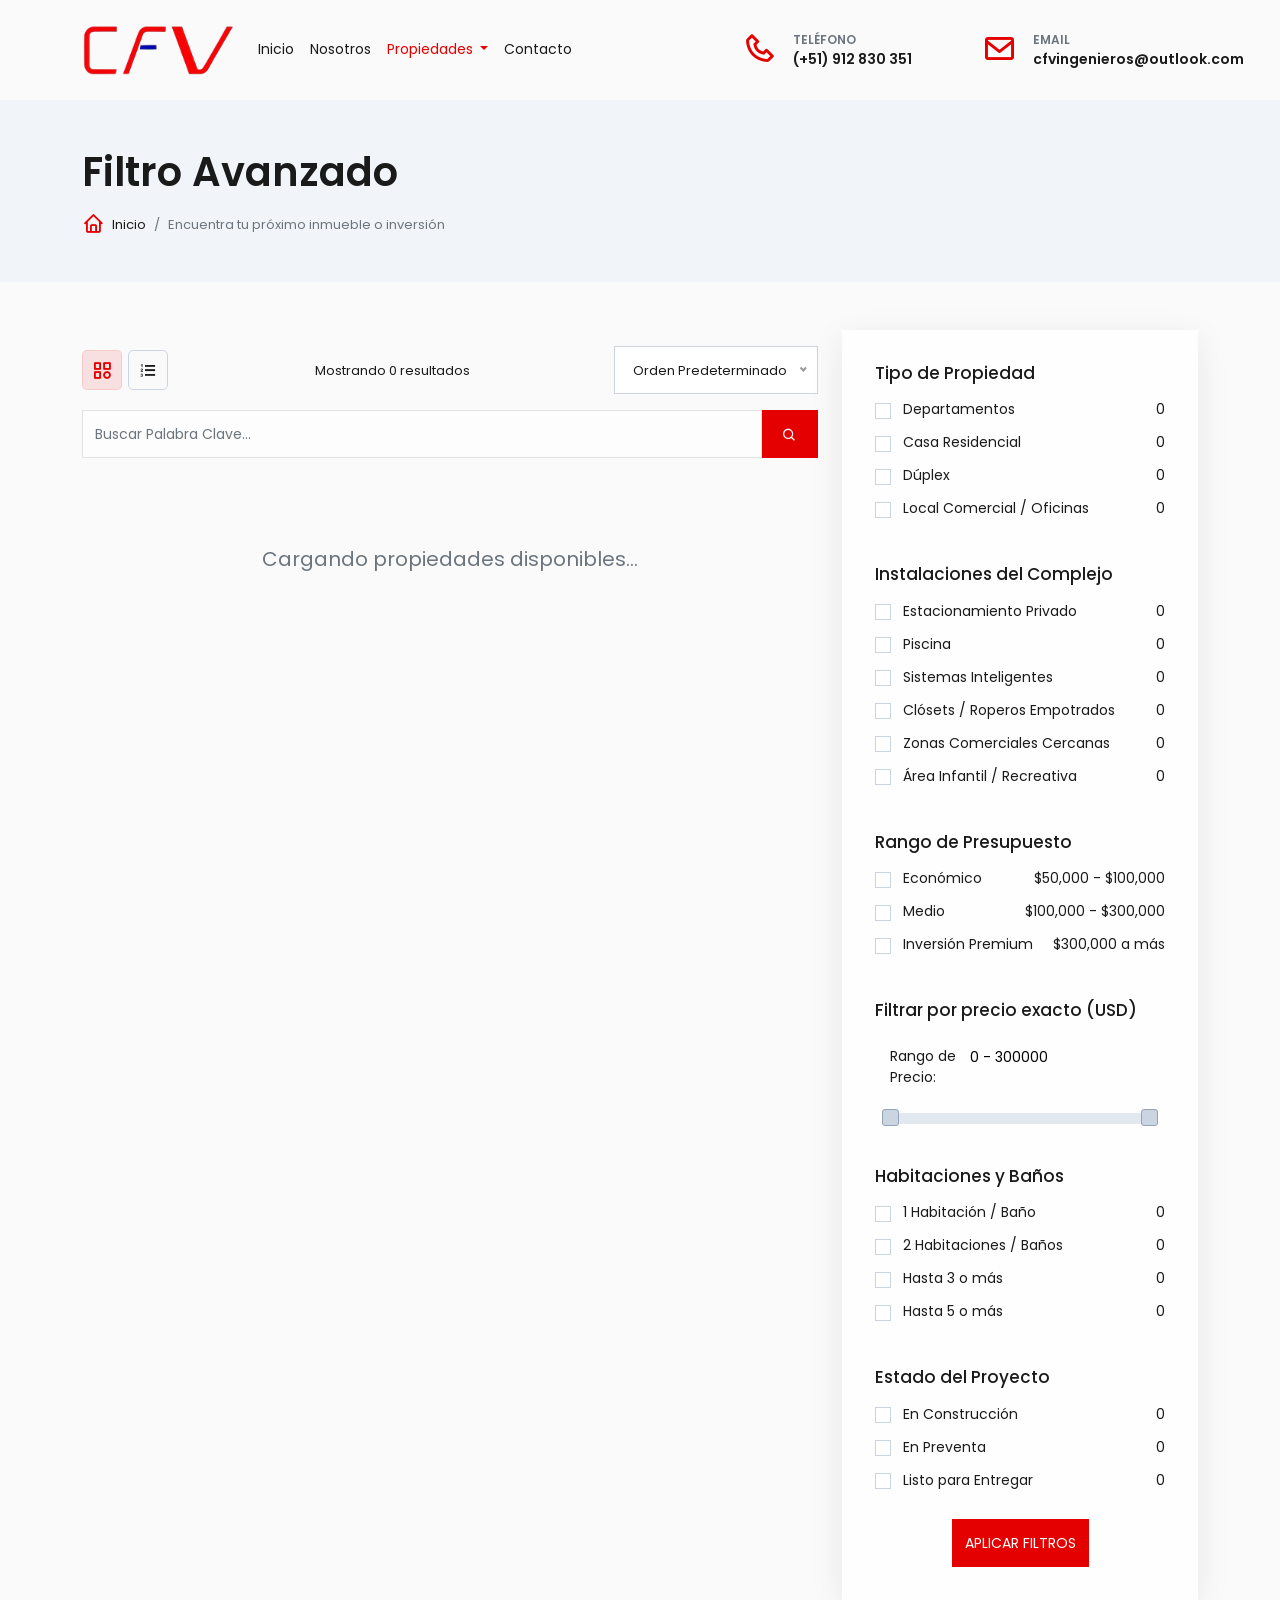
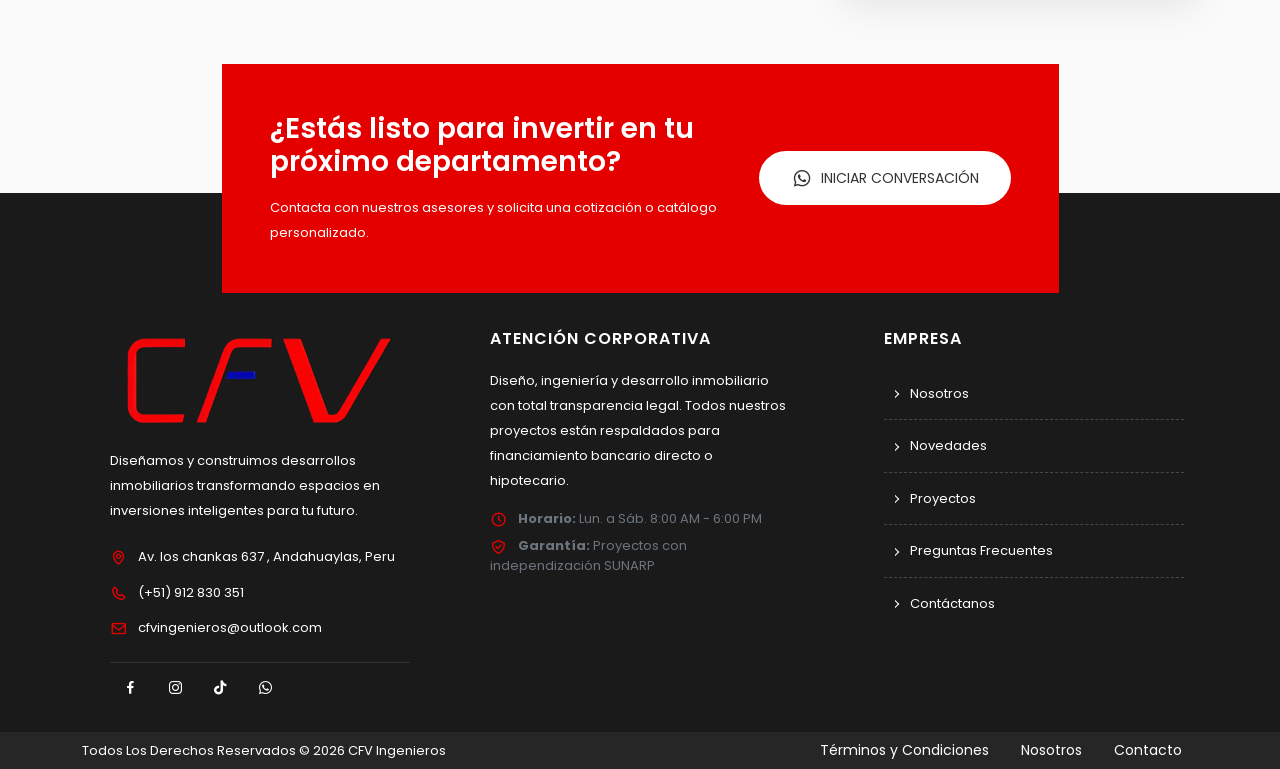
<file: search.html>
<!DOCTYPE html>
<html lang="es">

<head>
    <meta charset="UTF-8">
    <meta name="viewport" content="width=device-width, initial-scale=1.0">
    <title>Buscar Proyectos Inmobiliarios en Andahuaylas | CFV Ingenieros</title>
    <meta name="description" content="Explora y filtra departamentos, casas, dúplex y locales de CFV Ingenieros en Andahuaylas, Apurímac, por precio, estado y características.">
    <meta name="robots" content="index,follow,max-image-preview:large">
    <meta name="author" content="CFV Ingenieros">
    <link rel="canonical" href="https://www.cfvingenieros.com/inmobiliaria/search.html">
    <meta property="og:locale" content="es_PE">
    <meta property="og:type" content="website">
    <meta property="og:site_name" content="CFV Ingenieros">
    <meta property="og:title" content="Buscar Proyectos Inmobiliarios en Andahuaylas | CFV Ingenieros">
    <meta property="og:description" content="Filtra proyectos de CFV Ingenieros por tipo de inmueble, precio, estado y características.">
    <meta property="og:url" content="https://www.cfvingenieros.com/inmobiliaria/search.html">
    <meta property="og:image" content="https://www.cfvingenieros.com/inmobiliaria/images/frontage.jpg">
    <meta property="og:image:alt" content="Portafolio inmobiliario de CFV Ingenieros">
    <meta name="twitter:card" content="summary_large_image">
    <meta name="twitter:title" content="Buscar Proyectos Inmobiliarios | CFV Ingenieros">
    <meta name="twitter:description" content="Encuentra tu próximo inmueble o inversión en Andahuaylas.">
    <meta name="twitter:image" content="https://www.cfvingenieros.com/inmobiliaria/images/frontage.jpg">

    <link rel="preconnect" href="https://fonts.googleapis.com">
    <link rel="preconnect" href="https://fonts.gstatic.com" crossorigin>
    <link href="https://fonts.googleapis.com/css2?family=Poppins:ital,wght@0,100;0,200;0,300;0,400;0,500;0,600;0,700;0,800;0,900;1,100;1,200;1,300;1,400;1,500;1,600;1,700;1,800;1,900&display=swap" rel="stylesheet">

    <link rel="stylesheet" href="libs/bootstrap/css/bootstrap.min.css">
    <link rel="stylesheet" href="libs/boxicons/css/boxicons.min.css">
    <link rel="stylesheet" href="libs/owl/assets/owl.carousel.min.css">
    <link rel="stylesheet" href="libs/owl/assets/owl.theme.default.min.css">
    <link rel="stylesheet" href="libs/niceselect/css/nice-select.css">
    <link rel="stylesheet" href="libs/slick/slick.css">
    <link rel="stylesheet" href="libs/slick/slick-theme.css">
    <link rel="stylesheet" href="libs/jquery_ui/jquery-ui.css">
    <link rel="stylesheet" href="css/style.css">
    <!-- Favicon clásico para navegadores antiguos -->
    <link rel="icon" type="image/x-icon" href="images/favicon.ico">
    <!-- Favicon SVG (el formato más moderno y nítido) -->
    <link rel="icon" type="image/svg+xml" href="images/favicon.svg">
    <!-- Favicon PNG estándar -->
    <link rel="icon" type="image/png" sizes="96x96" href="images/favicon-96x96.png">
    <!-- Icono para cuando guardan tu web en un iPhone/iPad -->
    <link rel="apple-touch-icon" sizes="180x180" href="images/apple-touch-icon.png">
    <!-- Archivo de configuración para móviles Android -->
    <link rel="manifest" href="images/site.webmanifest">
</head>

<body data-page="search">

    <div id="app">
        <nav class="navbar navbar-expand-lg">
            <div class="container">
                <a class="navbar-brand" href="index.html" title="Logo">
                    <img src="images/Logo.png" height="50" alt="CFV Ingenieros">
                </a>
                <button class="navbar-toggler" type="button" data-bs-toggle="offcanvas" title="Menu Toggle" data-bs-target="#offcanvas" aria-controls="offcanvas">
                    <span class="navbar-toggler-icon"></span>
                </button>
                <div class="offcanvas offcanvas-end w-100" id="offcanvas">
                    <div class="offcanvas-header">
                        <a class="navbar-brand" href="index.html" title="Logo">
                            <img src="images/Logo.png" height="50" alt="CFV Ingenieros">
                        </a>
                        <button type="button" class="btn-close" data-bs-dismiss="offcanvas" aria-label="Close"></button>
                    </div>
                    <div class="offcanvas-body">
                        <ul class="navbar-nav me-auto mb-2 mb-lg-0">
                            <li class="nav-item">
                                <a class="nav-link" href="index.html">Inicio</a>
                            </li>
                            <li class="nav-item">
                                <a class="nav-link" href="index.html#about-us">Nosotros</a>
                            </li>
                            <li class="nav-item dropdown">
                                <a class="nav-link dropdown-toggle active" href="#" role="button" data-bs-toggle="dropdown" aria-expanded="false">
                                    Propiedades
                                </a>
                                <ul class="dropdown-menu">
                                    <li><a class="dropdown-item active" href="search.html">Buscador de Propiedades</a></li>
                                </ul>
                            </li>
                            <li class="nav-item">
                                <a class="nav-link" href="https://wa.link/wkljug" target="_blank" rel="noopener">Contacto</a>
                            </li>
                        </ul>
                        <div class="row">
                            <div class="col-12 col-sm-6 mb-3 mb-sm-0">
                                <div class="d-flex phone-info">
                                    <div class="flex-shrink-0 me-3">
                                        <i class='bx bx-phone fs-4 text-main-color'></i>
                                    </div>
                                    <div class="flex-grow-1">
                                        <span class="fw-semibold fs-12 d-block text-muted">TELÉFONO</span>
                                        <span class="fs-14 fw-semibold">(+51) 912 830 351</span>
                                    </div>
                                </div>
                            </div>
                            <div class="col-12 col-sm-6 mb-3 mb-sm-0">
                                <div class="d-flex mail-info">
                                    <div class="flex-shrink-0 me-3">
                                        <i class='bx bx-envelope fs-4 text-main-color'></i>
                                    </div>
                                    <div class="flex-grow-1">
                                        <span class="fw-semibold fs-12 d-block text-muted">EMAIL</span>
                                        <span class="fs-14 fw-semibold">cfvingenieros@outlook.com</span>
                                    </div>
                                </div>
                            </div>
                        </div>
                    </div>
                </div>
            </div>
        </nav>
        <section class="section page-breadcrumb mb-5">
            <div class="container">
                <h2>Filtro Avanzado</h2>
                <nav aria-label="breadcrumb">
                    <ol class="breadcrumb">
                        <li class="breadcrumb-item"><i class="bx bx-home"></i><a href="index.html">Inicio</a></li>
                        <li class="breadcrumb-item active" aria-current="page">Encuentra tu próximo inmueble o inversión</li>
                    </ol>
                </nav>
            </div>
        </section>
        <div class="container">
            <div class="row">
                <div class="col-12 col-md-8">
                    <main class="filter-results-area" aria-label="Resultados de proyectos inmobiliarios">
                        <h1 class="visually-hidden">Buscador de proyectos inmobiliarios de CFV Ingenieros</h1>
                        <div class="filter-options">
                            <div class="grid-view">
                                <a href="#" role="button" title="Vista en cuadrícula" class="active"><i class="bx bx-category"></i></a>
                                <a href="#" role="button" title="Vista en lista"><i class="bx bx-list-ol"></i></a>
                            </div>

                            <div class="showing-number">
                                <p>Mostrando <span id="total-proyectos-conteo">0</span> resultados</p>
                            </div>

                            <select name="sort" id="sort" title="Orden de visualización">
                                <option value="predeterminado" data-display="Orden Predeterminado">Orden Predeterminado</option>
                                <option value="mas_buscados">Más buscados</option>
                                <option value="lanzamientos">Novedades y lanzamientos</option>
                                <option value="precio_bajo">Precio: bajo a alto</option>
                                <option value="precio_alto">Precio: alto a bajo</option>
                            </select>
                        </div>

                        <form id="form-busqueda-texto" action="#" method="get" onsubmit="return false;">
                            <input type="text" id="search-keyword" name="search" class="form-control" placeholder="Buscar palabra clave...">
                            <button type="button" id="btn-buscar-texto" class="btn" title="Buscar"><i class="bx bx-search"></i></button>
                        </form>

                        <div class="row" id="grid-proyectos-dinamico">
                            <div class="col-12 text-center py-5">
                                <p class="text-muted fs-5">Cargando propiedades disponibles...</p>
                            </div>
                        </div>
                    </main>
                </div>

                <div class="col-12 col-md-4">
                    <aside class="filter-sidebar sticky-md-top">
                        <form id="form-filtros-avanzados" action="search.html" method="get" onsubmit="return false;">
                            <h4 class="border-0 pt-0">Tipo de Propiedad</h4>
                            <ul>
                                <li>
                                    <label class="form-check-label">
                                        <input type="checkbox" class="form-check-input" name="tipo_propiedad" value="Departamento">
                                        Departamentos
                                        <span data-count="tipo_propiedad_Departamento">0</span>
                                    </label>
                                </li>
                                <li>
                                    <label class="form-check-label">
                                        <input type="checkbox" class="form-check-input" name="tipo_propiedad" value="Casa">
                                        Casa Residencial
                                        <span data-count="tipo_propiedad_Casa">0</span>
                                    </label>
                                </li>
                                <li>
                                    <label class="form-check-label">
                                        <input type="checkbox" class="form-check-input" name="tipo_propiedad" value="Dúplex">
                                        Dúplex
                                        <span data-count="tipo_propiedad_Dúplex">0</span>
                                    </label>
                                </li>
                                <li>
                                    <label class="form-check-label">
                                        <input type="checkbox" class="form-check-input" name="tipo_propiedad" value="Local">
                                        Local Comercial / Oficinas
                                        <span data-count="tipo_propiedad_Local">0</span>
                                    </label>
                                </li>
                            </ul>

                            <h4>Instalaciones del Complejo</h4>
                            <ul>
                                <li>
                                    <label class="form-check-label">
                                        <input type="checkbox" class="form-check-input" name="amenidades" value="Estacionamiento Privado">
                                        Estacionamiento Privado
                                        <span data-count="amenidades_Estacionamiento Privado">0</span>
                                    </label>
                                </li>
                                <li>
                                    <label class="form-check-label">
                                        <input type="checkbox" class="form-check-input" name="amenidades" value="Piscina">
                                        Piscina
                                        <span data-count="amenidades_Piscina">0</span>
                                    </label>
                                </li>
                                <li>
                                    <label class="form-check-label">
                                        <input type="checkbox" class="form-check-input" name="amenidades" value="Sistemas Inteligentes">
                                        Sistemas Inteligentes
                                        <span data-count="amenidades_Sistemas Inteligentes">0</span>
                                    </label>
                                </li>
                                <li>
                                    <label class="form-check-label">
                                        <input type="checkbox" class="form-check-input" name="amenidades" value="Clósets / Roperos Empotrados">
                                        Clósets / Roperos Empotrados
                                        <span data-count="amenidades_Clósets / Roperos Empotrados">0</span>
                                    </label>
                                </li>
                                <li>
                                    <label class="form-check-label">
                                        <input type="checkbox" class="form-check-input" name="amenidades" value="Zonas Comerciales Cercanas">
                                        Zonas Comerciales Cercanas
                                        <span data-count="amenidades_Zonas Comerciales Cercanas">0</span>
                                    </label>
                                </li>
                                <li>
                                    <label class="form-check-label">
                                        <input type="checkbox" class="form-check-input" name="amenidades" value="Área Infantil / Recreativa">
                                        Área Infantil / Recreativa
                                        <span data-count="amenidades_Área Infantil / Recreativa">0</span>
                                    </label>
                                </li>
                            </ul>

                            <h4>Rango de Presupuesto</h4>
                            <ul>
                                <li>
                                    <label class="form-check-label">
                                        <input type="checkbox" class="form-check-input" name="rango_presupuesto" value="economico">
                                        Económico
                                        <span>$50,000 - $100,000</span>
                                    </label>
                                </li>
                                <li>
                                    <label class="form-check-label">
                                        <input type="checkbox" class="form-check-input" name="rango_presupuesto" value="medio">
                                        Medio
                                        <span>$100,000 - $300,000</span>
                                    </label>
                                </li>
                                <li>
                                    <label class="form-check-label">
                                        <input type="checkbox" class="form-check-input" name="rango_presupuesto" value="premium">
                                        Inversión Premium
                                        <span>$300,000 a más</span>
                                    </label>
                                </li>
                            </ul>

                            <h4>Filtrar por precio exacto (USD)</h4>
                            <div class="slider-box">
                                <label for="priceRange">Rango de Precio:</label>
                                <input type="text" id="priceRange" readonly>
                                <div id="price-range" class="slider"></div>
                            </div>

                            <h4>Habitaciones y Baños</h4>
                            <ul>
                                <li>
                                    <label class="form-check-label">
                                        <input type="checkbox" class="form-check-input" name="habitaciones_conteo" value="1">
                                        1 Habitación / Baño
                                        <span data-count="habitaciones_1">0</span>
                                    </label>
                                </li>
                                <li>
                                    <label class="form-check-label">
                                        <input type="checkbox" class="form-check-input" name="habitaciones_conteo" value="2">
                                        2 Habitaciones / Baños
                                        <span data-count="habitaciones_2">0</span>
                                    </label>
                                </li>
                                <li>
                                    <label class="form-check-label">
                                        <input type="checkbox" class="form-check-input" name="habitaciones_conteo" value="3">
                                        Hasta 3 o más
                                        <span data-count="habitaciones_3">0</span>
                                    </label>
                                </li>
                                <li>
                                    <label class="form-check-label">
                                        <input type="checkbox" class="form-check-input" name="habitaciones_conteo" value="5">
                                        Hasta 5 o más
                                        <span data-count="habitaciones_5">0</span>
                                    </label>
                                </li>
                            </ul>

                            <h4>Estado del Proyecto</h4>
                            <ul>
                                <li>
                                    <label class="form-check-label">
                                        <input type="checkbox" class="form-check-input" name="estado_proyecto" value="En Construcción">
                                        En Construcción
                                        <span data-count="estado_En Construcción">0</span>
                                    </label>
                                </li>
                                <li>
                                    <label class="form-check-label">
                                        <input type="checkbox" class="form-check-input" name="estado_proyecto" value="En Preventa">
                                        En Preventa
                                        <span data-count="estado_En Preventa">0</span>
                                    </label>
                                </li>
                                <li>
                                    <label class="form-check-label">
                                        <input type="checkbox" class="form-check-input" name="estado_proyecto" value="Listo para Entregar">
                                        Listo para Entregar
                                        <span data-count="estado_Listo para Entregar">0</span>
                                    </label>
                                </li>
                            </ul>

                            <div class="text-center">
                                <button type="button" id="btn-aplicar-filtros" class="btn">Aplicar Filtros</button>
                            </div>
                        </form>
                    </aside>
                </div>
            </div>
        </div>

        <section class="section call-to-action-area position-relative pb-0 mb-0">
            <div class="container">
                <div class="call-to-action-inner">
                    <div class="d-md-flex align-items-center mb-0 text-center text-md-start">
                        <div class="me-auto">
                            <h6>¿Estás listo para invertir en tu próximo departamento?</h6>
                            <p>Contacta con nuestros asesores y solicita una cotización o catálogo personalizado.</p>
                        </div>
                        <a href="https://wa.link/wkljug" target="_blank" role="button">
                            <i class='bx bxl-whatsapp me-2'></i> Iniciar Conversación
                        </a>
                    </div>
                </div>
            </div>
        </section>
        <footer class="footer">
            <div class="container">
                <div class="row">
                    <div class="col-12 col-md-4 mb-5 mb-md-0 d-flex justify-content-center">
                        <div style="max-width: 300px; width: 100%; text-align: left;">
                            <a href="index.html" title="eStateX">
                                <img src="images/logo_reverse.png" alt="Logo">
                            </a>
                            <p class="my-3">Diseñamos y construimos desarrollos inmobiliarios transformando espacios en inversiones inteligentes para tu futuro.</p>
                            <ul class="nav flex-column">
                                <li class="nav-item my-2">
                                    <i class="bx bx-map"></i>
                                    <a href="https://maps.app.goo.gl/tuPTubRzCG1Ykdqv7" target="_blank" rel="noopener" class="text-white text-decoration-none">
                                        Av. los chankas 637 , Andahuaylas, Peru
                                    </a>
                                </li>
                                <li class="nav-item my-2">
                                    <i class="bx bx-phone"></i>
                                    <a href="https://wa.link/wkljug" class="text-white text-decoration-none">
                                        (+51) 912 830 351
                                    </a>
                                </li>
                                <li class="nav-item my-2">
                                    <i class="bx bx-envelope"></i>
                                    <a href="mailto:cfvingenieros@outlook.com" class="text-white text-decoration-none">
                                        cfvingenieros@outlook.com
                                    </a>
                                </li>
                            </ul>
                            <div class="social-links mt-3">
                                <a href="https://www.facebook.com/InmobiliariaCFV" target="_blank" title="Facebook" rel="noopener"><i class="bx bxl-facebook"></i></a>
                                <a href="https://www.instagram.com/cfvinmobiliaria" target="_blank" title="Instagram" rel="noopener"><i class="bx bxl-instagram"></i></a>
                                <a href="https://www.tiktok.com/@cfvinmobiliaria" target="_blank" title="TikTok" rel="noopener"><i class="bx bxl-tiktok"></i></a>
                                <a href="https://wa.link/wkljug" target="_blank" title="WhatsApp" rel="noopener"><i class="bx bxl-whatsapp"></i></a>
                            </div>
                        </div>
                    </div>

                    <div class="col-12 col-md-4 mb-5 mb-md-0 d-flex justify-content-center">
                        <div style="max-width: 300px; width: 100%; text-align: left;">
                            <h6>Atención Corporativa</h6>
                            <p>Diseño, ingeniería y desarrollo inmobiliario con total transparencia legal. Todos nuestros proyectos están respaldados para financiamiento bancario directo o hipotecario.</p>
                            <ul class="list-unstyled text-muted fs-13 mt-3">
                                <li class="mb-2"><i class="bx bx-time-five me-2 text-main-color"></i> <strong>Horario:</strong> Lun. a Sáb. 8:00 AM - 6:00 PM</li>
                                <li><i class="bx bx-check-shield me-2 text-main-color"></i> <strong>Garantía:</strong> Proyectos con independización SUNARP</li>
                            </ul>
                        </div>
                    </div>

                    <div class="col-12 col-md-4 mb-5 mb-md-0 d-flex justify-content-center" style="padding-left: 40px;">
                        <div style="max-width: 300px; width: 100%; text-align: left;">
                            <h6>Empresa</h6>
                            <ul class="nav flex-column page-list">
                                <li class="nav-item"><a href="index.html#about-us" class="nav-link">Nosotros</a></li>
                                <li class="nav-item"><a href="#" class="nav-link">Novedades</a></li>
                                <li class="nav-item"><a href="search.html" class="nav-link">Proyectos</a></li>
                                <li class="nav-item"><a href="terminos.html" class="nav-link">Preguntas Frecuentes</a></li>
                                <li class="nav-item"><a href="https://wa.link/wkljug" class="nav-link border-0">Contáctanos</a></li>
                            </ul>
                        </div>
                    </div>
                </div>
            </div>
        </footer>
        <div class="copy-right">
            <div class="container">
                <div class="d-md-flex align-items-center justify-content-between">
                    <p class="text-capitalize text-center text-md-start">
                        Todos los derechos reservados © <script>document.write(new Date().getFullYear());</script> CFV Ingenieros
                    </p>
                    <ul class="nav justify-content-center justify-content-md-start">
                        <li class="nav-item">
                            <a href="terminos.html" class="nav-link">Términos y Condiciones</a>
                        </li>
                        <li class="nav-item">
                            <a href="index.html#about-us" class="nav-link">Nosotros</a>
                        </li>
                        <li class="nav-item">
                            <a href="https://wa.link/wkljug" class="nav-link">Contacto</a>
                        </li>
                    </ul>
                </div>
            </div>
        </div>
        </div>

    <script src="libs/bootstrap/js/bootstrap.bundle.min.js"></script>
    <script src="libs/jquery/jquery-3.7.1.min.js"></script>
    <script src="libs/owl/owl.carousel.min.js"></script>
    <!-- [CUARENTENA 2026-07-13] Waypoints/CounterUp no existen en libs/ ni son invocados.
    <script src="libs/counterjs/jquery.waypoints.min.js"></script>
    <script src="libs/counterjs/jquery.counterup.min.js"></script>
    Se conserva la referencia comentada para trazabilidad; esta vista no usa esos plugins. -->
    <script src="libs/niceselect/js/jquery.nice-select.min.js"></script>
    <script src="libs/jquery_ui/jquery-ui.js"></script>
    <script src="libs/slick/slick.min.js"></script>
    <script src="libs/lightcase/js/lightcase.js"></script>
    <script src="libs/lightcase/js/jquery.events.touch.min.js"></script>
    <script src="js/main.js"></script>
    <script id="cfv-schema-base" type="application/ld+json">
    {
      "@context": "https://schema.org",
      "@graph": [
        {
          "@type": "RealEstateAgent",
          "@id": "https://www.cfvingenieros.com/inmobiliaria#real-estate-agent",
          "name": "CFV Ingenieros",
          "url": "https://www.cfvingenieros.com/inmobiliaria",
          "telephone": "+51912830351",
          "email": "cfvingenieros@outlook.com",
          "address": {
            "@type": "PostalAddress",
            "streetAddress": "Av. Los Chankas 637",
            "addressLocality": "Andahuaylas",
            "addressRegion": "Apurímac",
            "addressCountry": "PE"
          }
        },
        {
          "@type": "WebSite",
          "@id": "https://www.cfvingenieros.com/inmobiliaria#website",
          "name": "CFV Ingenieros Inmobiliaria",
          "url": "https://www.cfvingenieros.com/inmobiliaria",
          "inLanguage": "es-PE"
        },
        {
          "@type": "CollectionPage",
          "@id": "https://www.cfvingenieros.com/inmobiliaria/search.html#webpage",
          "url": "https://www.cfvingenieros.com/inmobiliaria/search.html",
          "name": "Buscar Proyectos Inmobiliarios en Andahuaylas | CFV Ingenieros",
          "description": "Listado filtrable de proyectos inmobiliarios de CFV Ingenieros en Andahuaylas.",
          "inLanguage": "es-PE",
          "isPartOf": { "@id": "https://www.cfvingenieros.com/inmobiliaria#website" },
          "about": { "@id": "https://www.cfvingenieros.com/inmobiliaria#real-estate-agent" },
          "mainEntity": {
            "@type": "ItemList",
            "@id": "https://www.cfvingenieros.com/inmobiliaria/search.html#listado-proyectos",
            "name": "Listado de proyectos inmobiliarios de CFV Ingenieros"
          }
        }
      ]
    }
    </script>
    <script src="js/seo-schema.js"></script>
</body>

</html>
</file>
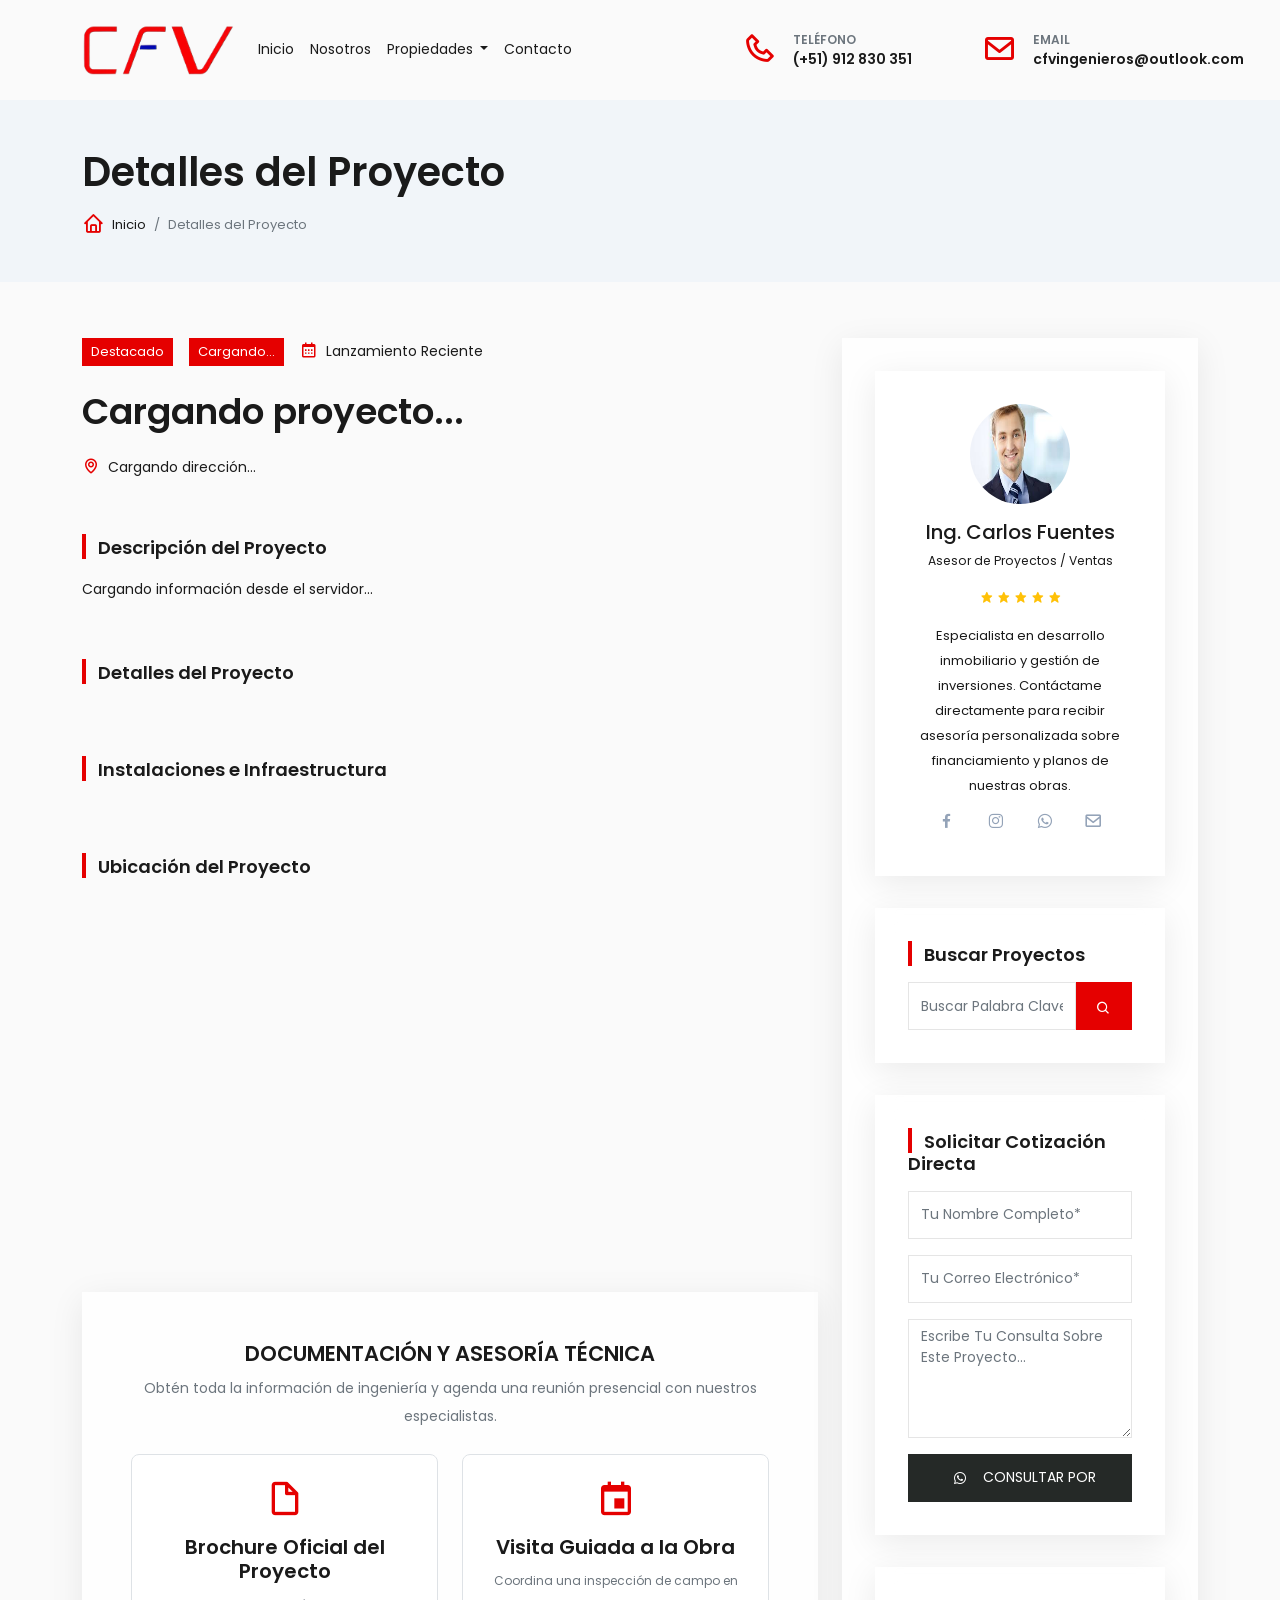
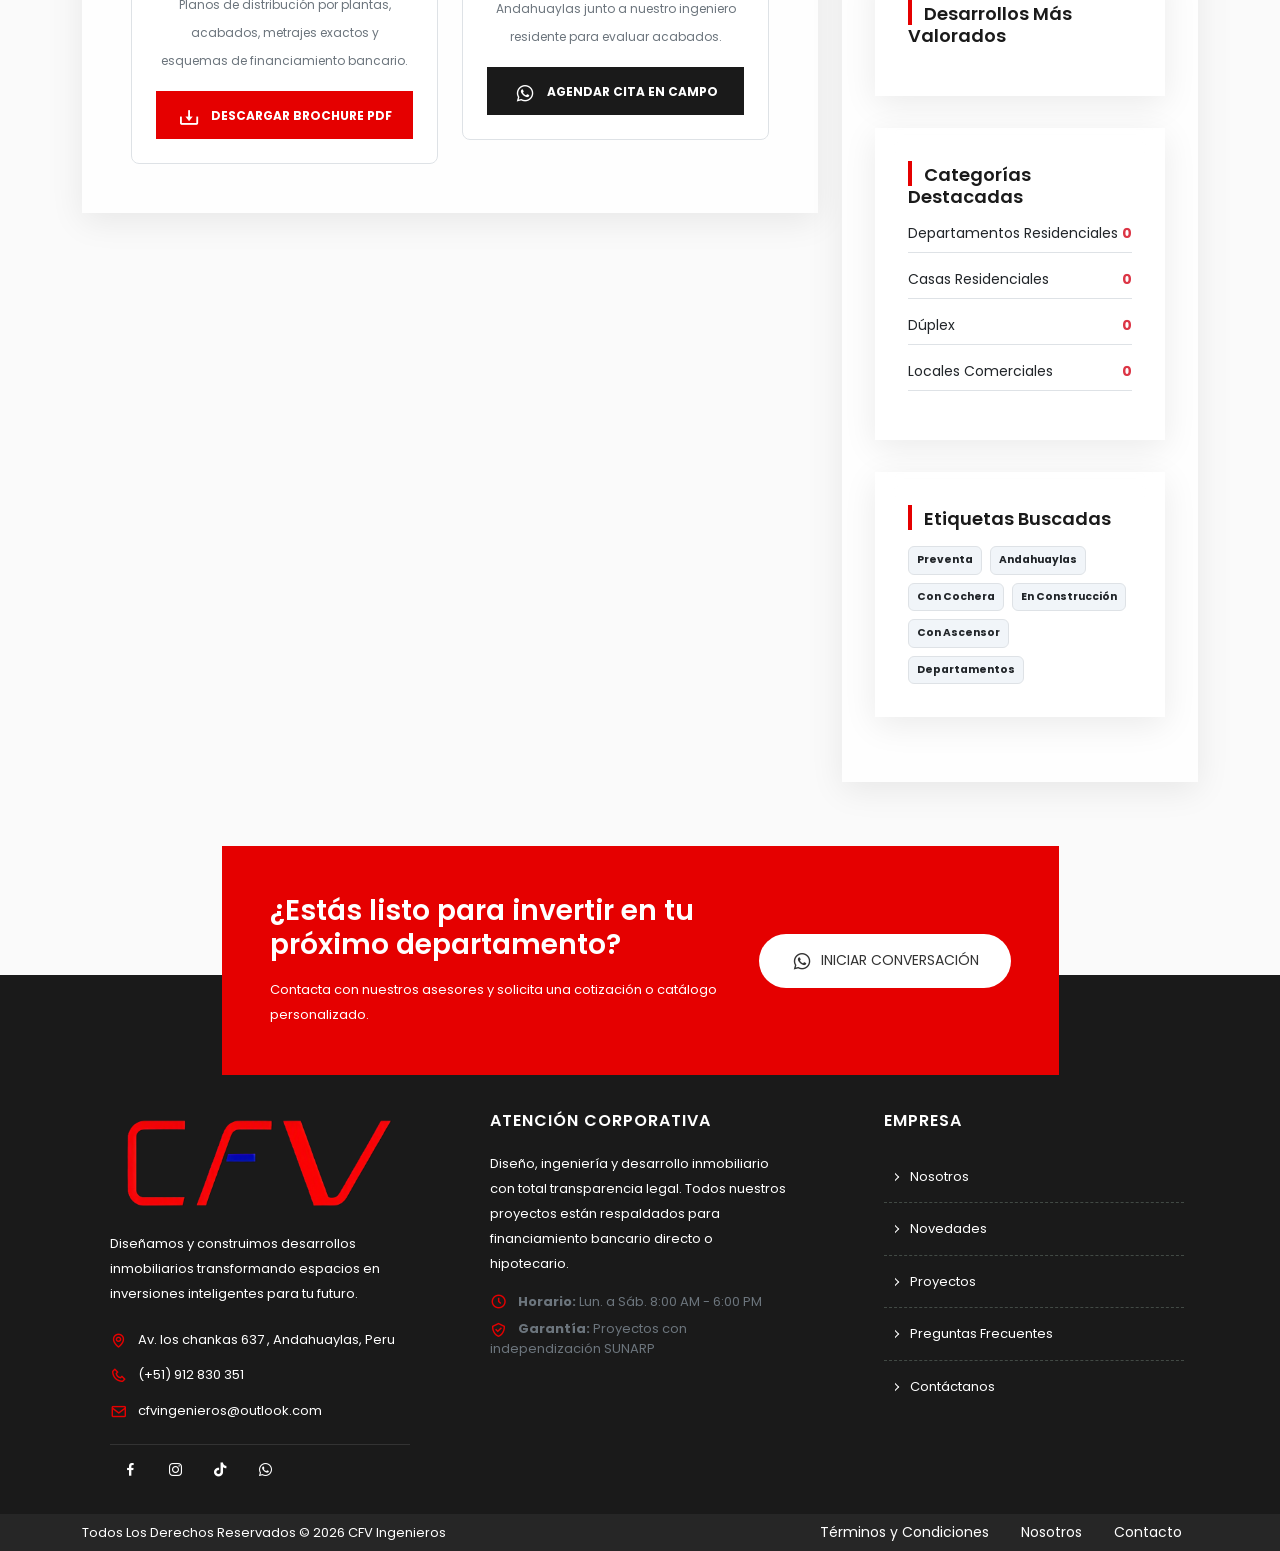
<file: single.html>
<!DOCTYPE html>
<html lang="es">

<head>
    <meta charset="UTF-8">
    <meta name="viewport" content="width=device-width, initial-scale=1.0">
    <title>Detalle de Proyecto Inmobiliario en Andahuaylas | CFV Ingenieros</title>
    <meta name="description" content="Consulta precios, características, ubicación, planos y disponibilidad de los proyectos inmobiliarios de CFV Ingenieros en Andahuaylas.">
    <meta name="robots" content="index,follow,max-image-preview:large">
    <meta name="author" content="CFV Ingenieros">
    <link rel="canonical" href="https://www.cfvingenieros.com/inmobiliaria/single.html">
    <meta property="og:locale" content="es_PE">
    <meta property="og:type" content="product">
    <meta property="og:site_name" content="CFV Ingenieros">
    <meta property="og:title" content="Detalle de Proyecto Inmobiliario | CFV Ingenieros">
    <meta property="og:description" content="Precio, características, ubicación y asesoría para proyectos de CFV Ingenieros en Andahuaylas.">
    <meta property="og:url" content="https://www.cfvingenieros.com/inmobiliaria/single.html">
    <meta property="og:image" content="https://www.cfvingenieros.com/inmobiliaria/images/frontage.jpg">
    <meta property="og:image:alt" content="Proyecto inmobiliario de CFV Ingenieros">
    <meta name="twitter:card" content="summary_large_image">
    <meta name="twitter:title" content="Detalle de Proyecto Inmobiliario | CFV Ingenieros">
    <meta name="twitter:description" content="Conoce las características y disponibilidad de los proyectos de CFV Ingenieros.">
    <meta name="twitter:image" content="https://www.cfvingenieros.com/inmobiliaria/images/frontage.jpg">

    <link rel="preconnect" href="https://fonts.googleapis.com">
    <link rel="preconnect" href="https://fonts.gstatic.com" crossorigin>
    <link href="https://fonts.googleapis.com/css2?family=Poppins:ital,wght@0,100;0,200;0,300;0,400;0,500;0,600;0,700;0,800;0,900;1,100;1,200;1,300;1,400;1,500;1,600;1,700;1,800;1,900&display=swap" rel="stylesheet">

    <link rel="stylesheet" href="libs/bootstrap/css/bootstrap.min.css">
    <link rel="stylesheet" href="libs/boxicons/css/boxicons.min.css">
    <link rel="stylesheet" href="libs/owl/assets/owl.carousel.min.css">
    <link rel="stylesheet" href="libs/owl/assets/owl.theme.default.min.css">
    <link rel="stylesheet" href="libs/niceselect/css/nice-select.css">
    <link rel="stylesheet" href="libs/slick/slick.css">
    <link rel="stylesheet" href="libs/slick/slick-theme.css">
    <link rel="stylesheet" href="libs/jquery_ui/jquery-ui.css">
    <link rel="stylesheet" href="libs/lightcase/css/lightcase.css">
    <link rel="stylesheet" href="css/style.css">
    <!-- Favicon clásico para navegadores antiguos -->
    <link rel="icon" type="image/x-icon" href="images/favicon.ico">
    <!-- Favicon SVG (el formato más moderno y nítido) -->
    <link rel="icon" type="image/svg+xml" href="images/favicon.svg">
    <!-- Favicon PNG estándar -->
    <link rel="icon" type="image/png" sizes="96x96" href="images/favicon-96x96.png">
    <!-- Icono para cuando guardan tu web en un iPhone/iPad -->
    <link rel="apple-touch-icon" sizes="180x180" href="images/apple-touch-icon.png">
    <!-- Archivo de configuración para móviles Android -->
    <link rel="manifest" href="images/site.webmanifest">
    <style>
        /* Galería exclusiva de la ficha: versión minimal, segura y compatible con Slick */
        .single-gallery {
            max-width: 1100px;
            margin: 0 auto 3rem;
            padding: 0 1rem;
            display: flex;
            gap: 10px;
            position: relative;
            overflow-x: hidden; /* evita desplazamientos horizontales */
            box-sizing: border-box;
        }

        .single-gallery-main {
            width: 78%;
            --gallery-main-height: 500px;
            overflow: hidden;
            border-radius: 12px;
            background: #f8f9fa;
        }

        /* Mantener la altura del container principal para evitar saltos visuales */
        .single-gallery-main .slick-list { height: var(--gallery-main-height) !important; }
        .single-gallery-main .slick-slide { height: var(--gallery-main-height); overflow: hidden; }
        .single-gallery-main a { display: flex !important; height: 100%; justify-content: center; align-items: center; }
        .single-gallery-main .gallery-main-image { max-width: 100%; max-height: 100%; object-fit: contain; display: block; }

        /* Miniaturas: columna a la derecha en desktop */
        .single-property-thumbnails-wrapper {
            width: 22%;
            position: relative;
            height: 500px; /* fijo en desktop para evitar reflows */
            overflow-y: auto;
        }

        #single-property-thumbnails .slick-slide {
            margin-bottom: 10px;
            border-radius: 8px;
            overflow: hidden;
            border: 2px solid transparent;
            transition: all 0.2s ease;
            display: block;
        }

        #single-property-thumbnails .slick-current {
            border-color: var(--main-color, #eb3c3c);
        }

        #single-property-thumbnails img { width: 100%; height: 115px; object-fit: cover; display:block; }

        /* Flechas y contador (simples y responsables) */
        .single-gallery-nav { position: absolute; z-index: 6; width: 34px; height: 34px; border-radius: 50%; background: rgba(18,22,20,.82); color:#fff; display:flex; align-items:center; justify-content:center; cursor:pointer; }
        .single-property-thumbnails-wrapper .single-gallery-prev { top: 8px; right: 8px; }
        .single-property-thumbnails-wrapper .single-gallery-next { bottom: 8px; right: 8px; }

        .single-gallery-counter { position:absolute; left:20px; bottom:20px; z-index:3; padding:.35rem .8rem; border-radius:999px; background:rgba(18,22,20,.82); color:#fff; font-weight:600; }

        /* Móvil: miniaturas en fila debajo del main, sin empujar el layout */
        @media (max-width: 767.98px) {
            .single-gallery { flex-direction: column; }
            .single-gallery-main { width:100%; --gallery-main-height: 300px; border-radius:8px; }

            .single-property-thumbnails-wrapper { width:100%; height:auto; overflow: visible; }

            /* Forzar que Slick no deje alturas residuales en móvil */
            #single-property-thumbnails .slick-list,
            #single-property-thumbnails .slick-track,
            #single-property-thumbnails .slick-slide {
                height: auto !important;
                max-height: none !important;
                overflow: visible !important;
            }

            /* Horizontal row of thumbnails */
            #single-property-thumbnails .slick-slide { display:inline-block; margin-right:10px; height:auto !important; }
            #single-property-thumbnails img { height:80px; }

            /* Flechas laterales en móvil */
            .single-gallery-nav { top:50%; transform:translateY(-50%); }
            .single-property-thumbnails-wrapper .single-gallery-prev { left:8px; right:auto; }
            .single-property-thumbnails-wrapper .single-gallery-next { right:8px; left:auto; }
        }
    </style>
</head>

<body data-page="detail">

    <div id="app">
        <nav class="navbar navbar-expand-lg">
            <div class="container">
                <a class="navbar-brand" href="index.html" title="Logo">
                    <img src="images/Logo.png" height="50" alt="CFV Ingenieros">
                </a>
                <button class="navbar-toggler" type="button" data-bs-toggle="offcanvas" title="Menu Toggle"
                    data-bs-target="#offcanvas" aria-controls="offcanvas">
                    <span class="navbar-toggler-icon"></span>
                </button>
                <div class="offcanvas offcanvas-end w-100" id="offcanvas">
                    <div class="offcanvas-header">
                        <a class="navbar-brand" href="index.html" title="Logo">
                            <img src="images/Logo.png" height="50" alt="CFV Ingenieros">
                        </a>
                        <button type="button" class="btn-close" data-bs-dismiss="offcanvas" aria-label="Close"></button>
                    </div>
                    <div class="offcanvas-body">
                        <ul class="navbar-nav me-auto mb-2 mb-lg-0">
                            <li class="nav-item">
                                <a class="nav-link" href="index.html">Inicio</a>
                            </li>
                            <li class="nav-item">
                                <a class="nav-link" href="index.html#about-us">Nosotros</a>
                            </li>
                            <li class="nav-item dropdown">
                                <a class="nav-link dropdown-toggle" href="#" role="button" data-bs-toggle="dropdown" aria-expanded="false">
                                    Propiedades
                                </a>
                                <ul class="dropdown-menu">
                                    <li><a class="dropdown-item" href="search.html">Buscador de Propiedades</a></li>
                                </ul>
                            </li>
                            <li class="nav-item">
                                <a class="nav-link" href="https://wa.link/wkljug" target="_blank" rel="noopener">Contacto</a>
                            </li>
                        </ul>
                        <div class="row">
                            <div class="col-12 col-sm-6 mb-3 mb-sm-0">
                                <div class="d-flex phone-info">
                                    <div class="flex-shrink-0 me-3">
                                        <i class='bx bx-phone fs-4 text-main-color'></i>
                                    </div>
                                    <div class="flex-grow-1">
                                        <span class="fw-semibold fs-12 d-block text-muted">TELÉFONO</span>
                                        <span class="fs-14 fw-semibold">(+51) 912 830 351</span>
                                    </div>
                                </div>
                            </div>
                            <div class="col-12 col-sm-6 mb-3 mb-sm-0">
                                <div class="d-flex mail-info">
                                    <div class="flex-shrink-0 me-3">
                                        <i class='bx bx-envelope fs-4 text-main-color'></i>
                                    </div>
                                    <div class="flex-grow-1">
                                        <span class="fw-semibold fs-12 d-block text-muted">EMAIL</span>
                                        <span class="fs-14 fw-semibold">cfvingenieros@outlook.com</span>
                                    </div>
                                </div>
                            </div>
                        </div>
                    </div>
                </div>
            </div>
        </nav>
        <main id="contenido-principal">
            <h1 class="visually-hidden">Detalle de proyecto inmobiliario de CFV Ingenieros</h1>

        <section class="section page-breadcrumb">
            <div class="container">
                <h2>Detalles del Proyecto</h2>
                <nav aria-label="breadcrumb">
                    <ol class="breadcrumb">
                        <li class="breadcrumb-item"><i class="bx bx-home"></i><a href="index.html">Inicio</a></li>
                        <li class="breadcrumb-item active" aria-current="page">Detalles del Proyecto</li>
                    </ol>
                </nav>
            </div>
        </section>
        <div class="single-gallery">
            <div id="single-property-slider" class="single-gallery-main mb-2"></div>
            
            <div id="single-property-thumbnails" style="margin: 0 -5px;"></div>
            
            <span id="single-gallery-counter" class="single-gallery-counter" aria-live="polite">0 / 0</span>
        </div>
        <div class="container">
            <div class="row">
                <div class="col-12 col-md-8">
                    <article class="property-info-content" aria-label="Ficha técnica del proyecto inmobiliario">
                        <div class="d-flex align-items-center">
                            <span class="meta-category">Destacado</span>
                            <span class="meta-category bg-orange">Cargando...</span>
                            <span class="meta-date"><i class="bx bx-calendar"></i> Lanzamiento Reciente</span>
                        </div>

                        <h2>Cargando proyecto...</h2>
                        <div class="meta-location mb-4">
                            <i class="bx bx-map"></i> Cargando dirección...
                        </div>

                        <h6 class="section-title">Descripción del Proyecto</h6>
                        <p>Cargando información desde el servidor...</p>

                        <h6 class="section-title">Detalles del Proyecto</h6>
                        <div class="property-detail-info-list section-bg-1 clearfix mb-60">
                        </div>
                        
                        <h6 class="section-title">Instalaciones e Infraestructura</h6>
                        <div class="property-details-amenities mb-60">
                            <ul id="lista-amenidades" class="overflow-hidden ps-5">
                                </ul>
                        </div>
                       <div id="contenedor-experiencia-360"></div>
                        <h6 class="section-title">Ubicación del Proyecto</h6>
                        <div class="g-map">
                            <div id="embed-ded-map-canvas">
                                <iframe id="mapa-iframe" src="" title="Ubicación del proyecto inmobiliario" style="border:0; width:100%; height:100%;" allowfullscreen></iframe>
                            </div>
                            <a class="code-for-google-map" href="#" id="link-mapa-real" target="_blank">Google Maps Dirección Real</a>
                        </div>

                        <div class="comment-form mt-5">
                            <div class="text-center mb-4">
                                <h4 class="fw-semibold text-uppercase mb-2">Documentación y Asesoría Técnica</h4>
                                <p class="text-muted">Obtén toda la información de ingeniería y agenda una reunión presencial con nuestros especialistas.</p>
                            </div>
                            
                            <div class="row g-4 justify-content-center">
                                <div class="col-12 col-md-6 text-center">
                                    <div class="p-4 border rounded-3 bg-white bg-opacity-50">
                                        <i class="bx bx-file-blank fs-1 text-main-color mb-3"></i>
                                        <h5 class="fw-semibold fs-16 mb-2">Brochure Oficial del Proyecto</h5>
                                        <p class="text-muted mb-3 fs-12">Planos de distribución por plantas, acabados, metrajes exactos y esquemas de financiamiento bancario.</p>
                                        <a id="btn-descargar-brochure" href="#" download class="btn w-100 fs-12 fw-bold">
                                            <i class="bx bx-download me-2"></i> Descargar Brochure PDF
                                        </a>
                                    </div>
                                </div>
                                                                    
                                <div class="col-12 col-md-6 text-center">
                                    <div class="p-4 border rounded-3 bg-white bg-opacity-50">
                                        <i class="bx bx-calendar-event fs-1 text-main-color mb-3"></i>
                                        <h5 class="fw-semibold fs-16 mb-2">Visita Guiada a la Obra</h5>
                                        <p class="text-muted mb-3 fs-12">Coordina una inspección de campo en Andahuaylas junto a nuestro ingeniero residente para evaluar acabados.</p>
                                        <a href="https://wa.link/wkljug" target="_blank" class="btn dark w-100 fs-12 fw-bold">
                                            <i class="bx bxl-whatsapp me-2"></i> Agendar Cita en Campo
                                        </a>
                                    </div>
                                </div>
                            </div>
                        </div>
                    </article>
                </div>

                <div class="col-12 col-md-4">
                    <aside class="sidebar">
                        
                        <div class="widget author-widget">
                            <img src="images/man-1.jpg" alt="Asesor Inmobiliario">
                            <h5>Ing. Carlos Fuentes</h5>
                            <small>Asesor de Proyectos / Ventas</small>
                            <div class="product-ratting">
                                <i class="bx bxs-star text-warning"></i>
                                <i class="bx bxs-star text-warning"></i>
                                <i class="bx bxs-star text-warning"></i>
                                <i class="bx bxs-star text-warning"></i>
                                <i class="bx bxs-star text-warning"></i>
                            </div>
                            <p>Especialista en desarrollo inmobiliario y gestión de inversiones. Contáctame directamente para recibir asesoría personalizada sobre financiamiento y planos de nuestras obras.</p>
                            <div class="socials">
                                <a href="https://www.facebook.com/InmobiliariaCFV" target="_blank" data-bs-toggle="tooltip" data-bs-custom-class="custom-tooltip" title="Facebook"><i class="bx bxl-facebook"></i></a>
                                <a href="https://www.instagram.com/cfvinmobiliaria" target="_blank" data-bs-toggle="tooltip" data-bs-custom-class="custom-tooltip" title="Instagram"><i class="bx bxl-instagram"></i></a>
                                <a href="https://wa.link/wkljug" target="_blank" data-bs-toggle="tooltip" data-bs-custom-class="custom-tooltip" title="WhatsApp"><i class="bx bxl-whatsapp"></i></a>
                                <a href="mailto:cfvingenieros@outlook.com" data-bs-toggle="tooltip" data-bs-custom-class="custom-tooltip" title="Correo"><i class="bx bx-envelope"></i></a>
                            </div>
                        </div>

                        <div class="widget search-widget">
                            <h6 class="section-title">Buscar Proyectos</h6>
                            <form action="search.html" method="get" class="d-flex">
                                <input type="text" name="search" class="form-control" placeholder="Buscar palabra clave...">
                                <button type="submit" class="btn" title="Buscar"><i class="bx bx-search"></i></button>
                            </form>
                        </div>

                        <div class="widget form-widget">
                            <h6 class="section-title">Solicitar Cotización Directa</h6>
                            <form id="form-cotizacion-whatsapp">
                                <input type="hidden" id="proyecto-referencia" value="">
                                <input type="text" id="cotizar-nombre" class="form-control mb-3" placeholder="Tu Nombre Completo*" aria-label="Tu nombre completo" required>
                                <input type="email" id="cotizar-correo" class="form-control mb-3" placeholder="Tu Correo Electrónico*" aria-label="Tu correo electrónico" required>
                                <textarea id="cotizar-mensaje" rows="5" class="form-control mb-3" placeholder="Escribe tu consulta sobre este proyecto..." aria-label="Consulta sobre el proyecto" required></textarea>
                                <button type="submit" class="btn w-100" style="background-color: #121614ea; color: white; border: none;"><i class="bx bxl-whatsapp me-2"></i>Consultar por WhatsApp</button>
                            </form>
                        </div>

                        <div class="widget top-rated-widget">
                            <h6 class="section-title">Desarrollos Más Valorados</h6>
                            <div id="contenedor-destacados">
                                <!-- Contenido inyectado dinámicamente mediante JS -->
                            </div>
                        </div>

                        <div class="widget category-widget">
                            <h6 class="section-title">Categorías Destacadas</h6>
                            <ul class="list-unstyled mb-0">
                                <li><a href="search.html?tipo=Departamento" class="d-flex justify-content-between my-3 text-decoration-none text-dark border-bottom pb-2">Departamentos Residenciales <span class="text-danger fw-bold" id="total-cat-departamentos">0</span></a></li>
                                <li><a href="search.html?tipo=Casa" class="d-flex justify-content-between my-3 text-decoration-none text-dark border-bottom pb-2">Casas Residenciales <span class="text-danger fw-bold" id="total-cat-casas">0</span></a></li>
                                <li><a href="search.html?tipo=Duplex" class="d-flex justify-content-between my-3 text-decoration-none text-dark border-bottom pb-2">Dúplex <span class="text-danger fw-bold" id="total-cat-duplex">0</span></a></li>
                                <li><a href="search.html?tipo=Local" class="d-flex justify-content-between my-3 text-decoration-none text-dark border-bottom pb-2">Locales Comerciales <span class="text-danger fw-bold" id="total-cat-locales">0</span></a></li>
                            </ul>
                        </div>

                        <div class="widget tags-widget">
                            <h6 class="section-title">Etiquetas Buscadas</h6>
                            <div class="d-flex flex-wrap gap-2 mt-3">
                                <a href="search.html?estado=Preventa" class="badge bg-light text-dark p-2 text-decoration-none border">Preventa</a>
                                <a href="search.html?ciudad=Andahuaylas" class="badge bg-light text-dark p-2 text-decoration-none border">Andahuaylas</a>
                                <a href="search.html?cochera=Si" class="badge bg-light text-dark p-2 text-decoration-none border">Con Cochera</a>
                                <a href="search.html?estado=Construccion" class="badge bg-light text-dark p-2 text-decoration-none border">En Construcción</a>
                                <a href="search.html?ascensor=Si" class="badge bg-light text-dark p-2 text-decoration-none border">Con Ascensor</a>
                                <a href="search.html?tipo=departamentos" class="badge bg-light text-dark p-2 text-decoration-none border">Departamentos</a>
                            </div>
                        </div>

                    </aside>
                </div>
            </div>
        </div>

        <section class="section call-to-action-area position-relative pb-0 mb-0">
            <div class="container">
                <div class="call-to-action-inner">
                    <div class="d-md-flex align-items-center mb-0 text-center text-md-start">
                        <div class="me-auto">
                            <h6>¿Estás listo para invertir en tu próximo departamento?</h6>
                            <p>Contacta con nuestros asesores y solicita una cotización o catálogo personalizado.</p>
                        </div>
                        <a href="https://wa.link/wkljug" target="_blank" role="button">
                             <i class='bx bxl-whatsapp me-2'></i> Iniciar Conversación
                        </a>
                    </div>
                </div>
            </div>
        </section>

        </main>
        
        <!-- Footer -->
        <footer class="footer">
            <div class="container">
                <div class="row">
                    
                    <!-- Columna 1: Logo y Contacto -->
                    <div class="col-12 col-md-4 mb-5 mb-md-0 d-flex justify-content-center">
                        <div style="max-width: 300px; width: 100%; text-align: left;">
                            <a href="index.html" title="eStateX">
                                <img src="images/logo_reverse.png" alt="Logo">
                            </a>
                            <p class="my-3">Diseñamos y construimos desarrollos inmobiliarios transformando espacios en inversiones inteligentes para tu futuro.</p>
                            <ul class="nav flex-column">
                                <li class="nav-item my-2">
                                    <i class="bx bx-map"></i>
                                    <a href="https://maps.app.goo.gl/tuPTubRzCG1Ykdqv7" target="_blank" rel="noopener" class="text-white text-decoration-none">
                                        Av. los chankas 637 , Andahuaylas, Peru
                                    </a>
                                </li>
                                <li class="nav-item my-2">
                                    <i class="bx bx-phone"></i>
                                    <a href="https://wa.link/wkljug" class="text-white text-decoration-none">
                                        (+51) 912 830 351
                                    </a>
                                </li>
                                <li class="nav-item my-2">
                                    <i class="bx bx-envelope"></i>
                                    <a href="mailto:cfvingenieros@outlook.com" class="text-white text-decoration-none">
                                        cfvingenieros@outlook.com
                                    </a>
                                </li>
                            </ul>
                            <div class="social-links mt-3">
                                <a href="https://www.facebook.com/InmobiliariaCFV" target="_blank" title="Facebook" rel="noopener"><i class="bx bxl-facebook"></i></a>
                                <a href="https://www.instagram.com/cfvinmobiliaria" target="_blank" title="Instagram" rel="noopener"><i class="bx bxl-instagram"></i></a>
                                <a href="https://www.tiktok.com/@cfvinmobiliaria" target="_blank" title="TikTok" rel="noopener"><i class="bx bxl-tiktok"></i></a>
                                <a href="https://wa.link/wkljug" target="_blank" title="WhatsApp" rel="noopener"><i class="bx bxl-whatsapp"></i></a>
                            </div>
                        </div>
                    </div>

                    <!-- Columna 2: Atención Corporativa -->
                    <div class="col-12 col-md-4 mb-5 mb-md-0 d-flex justify-content-center">
                        <div style="max-width: 300px; width: 100%; text-align: left;">
                            <h6>Atención Corporativa</h6>
                            <p>Diseño, ingeniería y desarrollo inmobiliario con total transparencia legal. Todos nuestros proyectos están respaldados para financiamiento bancario directo o hipotecario.</p>
                            <ul class="list-unstyled text-muted fs-13 mt-3">
                                <li class="mb-2"><i class="bx bx-time-five me-2 text-main-color"></i> <strong>Horario:</strong> Lun. a Sáb. 8:00 AM - 6:00 PM</li>
                                <li><i class="bx bx-check-shield me-2 text-main-color"></i> <strong>Garantía:</strong> Proyectos con independización SUNARP</li>
                            </ul>
                        </div>
                    </div>

                    <!-- Columna 3: Empresa (Con padding-left añadido) -->
                    <div class="col-12 col-md-4 mb-5 mb-md-0 d-flex justify-content-center" style="padding-left: 40px;">
                        <div style="max-width: 300px; width: 100%; text-align: left;">
                            <h6>Empresa</h6>
                            <ul class="nav flex-column page-list">
                                <li class="nav-item"><a href="index.html#about-us" class="nav-link">Nosotros</a></li>
                                <li class="nav-item"><a href="#" class="nav-link">Novedades</a></li>
                                <li class="nav-item"><a href="search.html" class="nav-link">Proyectos</a></li>
                                <li class="nav-item"><a href="terminos.html" class="nav-link">Preguntas Frecuentes</a></li>
                                <li class="nav-item"><a href="https://wa.link/wkljug" class="nav-link border-0">Contáctanos</a></li>
                            </ul>
                        </div>
                    </div>
                    
                </div>
            </div>
        </footer>
        <!-- ./footer -->

        <div class="copy-right">
            <div class="container">
                <div class="d-md-flex align-items-center justify-content-between">
                    <p class="text-capitalize text-center text-md-start">
                        Todos los derechos reservados © <script>document.write(new Date().getFullYear());</script> CFV Ingenieros
                    </p>
                    <ul class="nav justify-content-center justify-content-md-start">
                        <li class="nav-item"><a href="terminos.html" class="nav-link">Términos y Condiciones</a></li>
                        <li class="nav-item"><a href="index.html#about-us" class="nav-link">Nosotros</a></li>
                        <li class="nav-item"><a href="https://wa.link/wkljug" class="nav-link">Contacto</a></li>
                    </ul>
                </div>
            </div>
        </div>
        </div>

    <script src="libs/bootstrap/js/bootstrap.bundle.min.js"></script>
    <script src="libs/jquery/jquery-3.7.1.min.js"></script>
    <script src="libs/owl/owl.carousel.min.js"></script>
    <!-- [CUARENTENA 2026-07-13] Waypoints/CounterUp no existen en libs/ ni son invocados.
    <script src="libs/counterjs/jquery.waypoints.min.js"></script>
    <script src="libs/counterjs/jquery.counterup.min.js"></script>
    Se conserva la referencia comentada para trazabilidad; esta vista no usa esos plugins. -->
    <script src="libs/niceselect/js/jquery.nice-select.min.js"></script>
    <script src="libs/jquery_ui/jquery-ui.js"></script>
    <script src="libs/slick/slick.min.js"></script>
    <script src="libs/lightcase/js/lightcase.js"></script>
    <script src="libs/lightcase/js/jquery.events.touch.min.js"></script>
    <script src="js/main.js"></script>
    <script src="js/tour-360.js"></script>
    <script id="cfv-schema-base" type="application/ld+json">
    {
      "@context": "https://schema.org",
      "@graph": [
        {
          "@type": "RealEstateAgent",
          "@id": "https://www.cfvingenieros.com/inmobiliaria#real-estate-agent",
          "name": "CFV Ingenieros",
          "url": "https://www.cfvingenieros.com/inmobiliaria",
          "telephone": "+51912830351",
          "email": "cfvingenieros@outlook.com",
          "address": {
            "@type": "PostalAddress",
            "streetAddress": "Av. Los Chankas 637",
            "addressLocality": "Andahuaylas",
            "addressRegion": "Apurímac",
            "addressCountry": "PE"
          }
        },
        {
          "@type": "WebSite",
          "@id": "https://www.cfvingenieros.com/inmobiliaria#website",
          "name": "CFV Ingenieros Inmobiliaria",
          "url": "https://www.cfvingenieros.com/inmobiliaria",
          "inLanguage": "es-PE"
        },
        {
          "@type": "ItemPage",
          "@id": "https://www.cfvingenieros.com/inmobiliaria/single.html#webpage",
          "url": "https://www.cfvingenieros.com/inmobiliaria/single.html",
          "name": "Detalle de Proyecto Inmobiliario en Andahuaylas | CFV Ingenieros",
          "description": "Ficha de proyecto inmobiliario con precio, características, ubicación y consulta comercial.",
          "inLanguage": "es-PE",
          "isPartOf": { "@id": "https://www.cfvingenieros.com/inmobiliaria#website" },
          "about": { "@id": "https://www.cfvingenieros.com/inmobiliaria#real-estate-agent" }
        }
      ]
    }
    </script>
    <script src="js/seo-schema.js"></script>
</body>

</html>
</file>
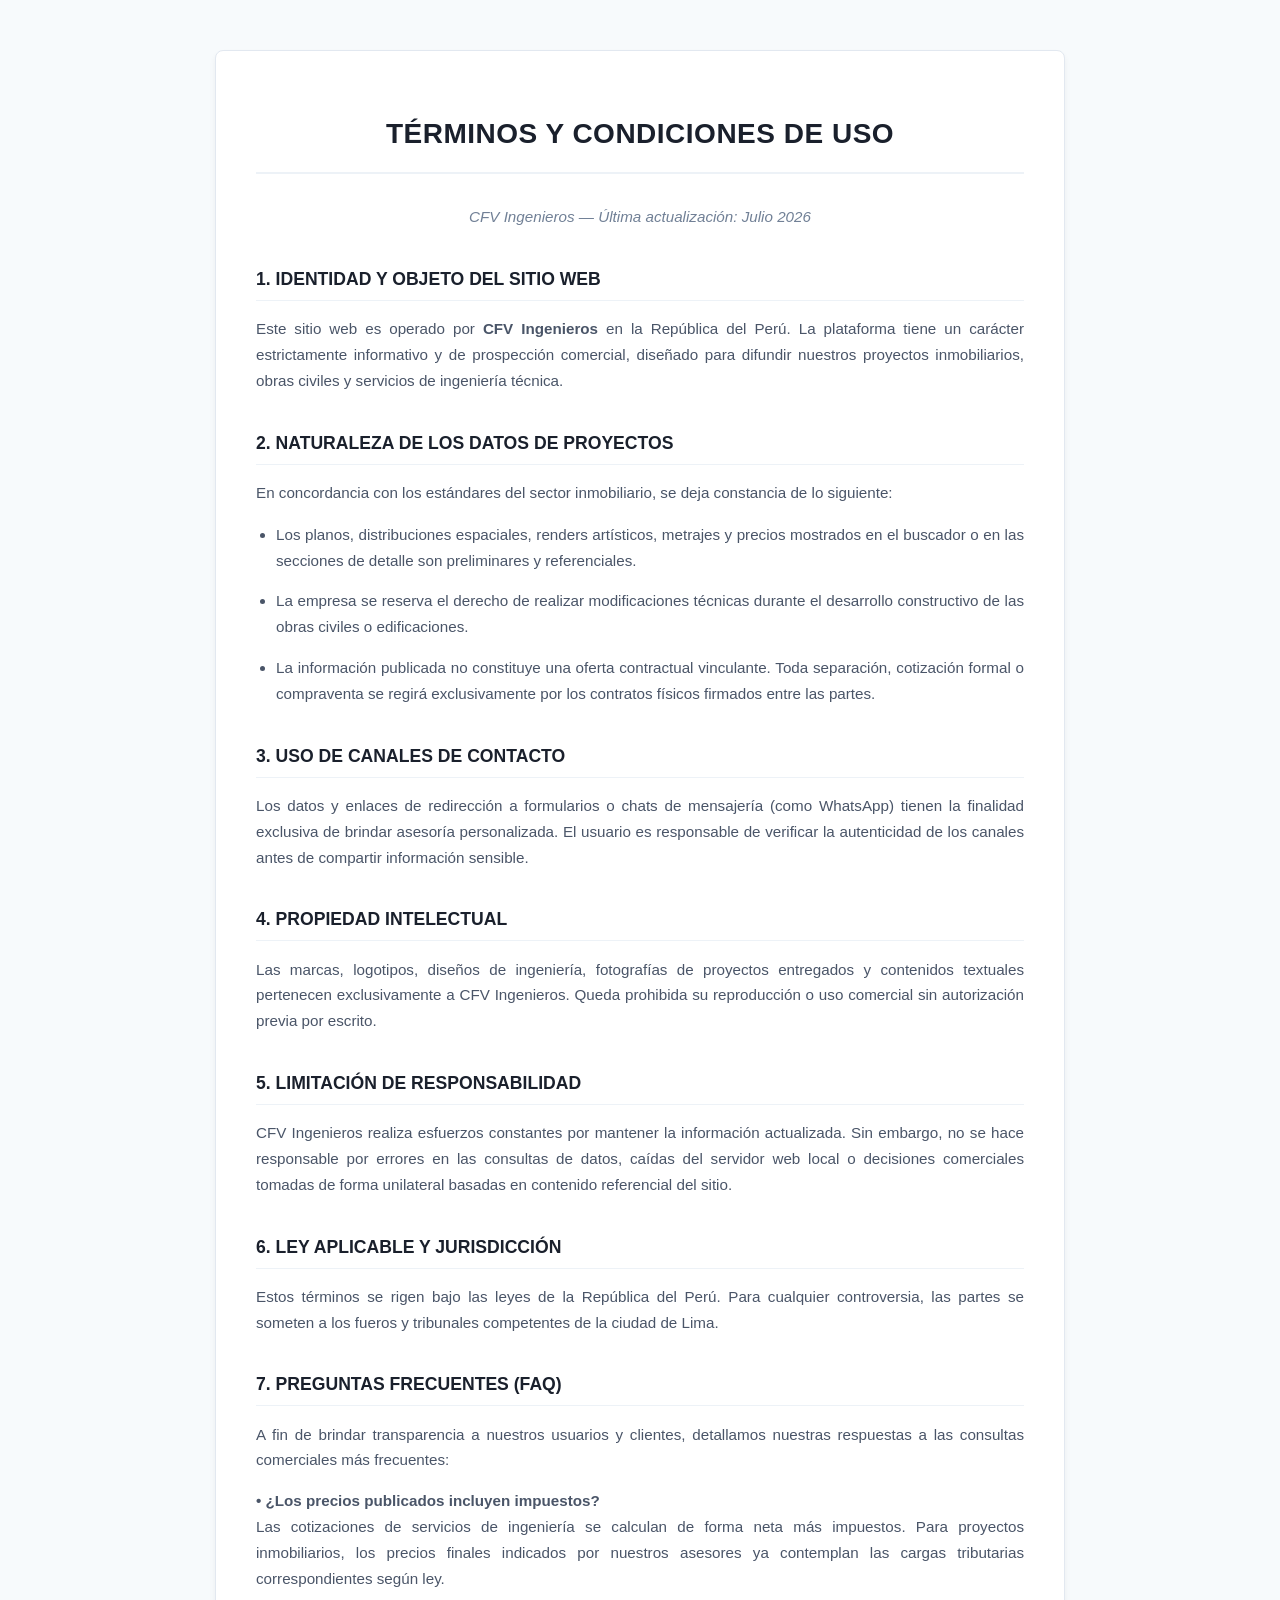
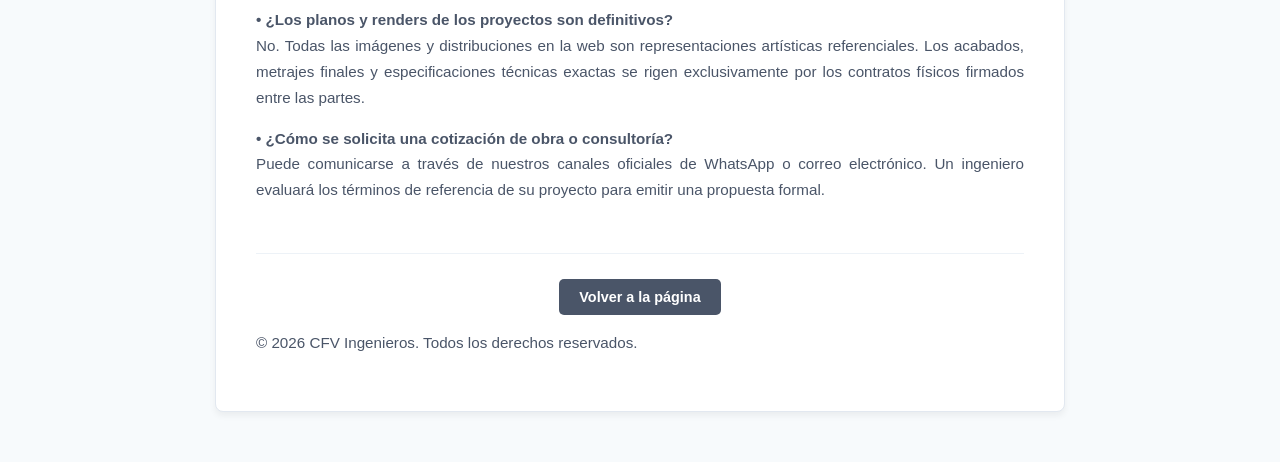
<file: terminos.html>
<!DOCTYPE html>
<html lang="es">
<head>
    <meta charset="UTF-8">
    <meta name="viewport" content="width=device-width, initial-scale=1.0">
    <title>Términos y Condiciones - CFV Ingenieros</title>
    <!-- Forzamos al navegador a no almacenar caché para evitar retrasos locales -->
    <meta http-equiv="Cache-Control" content="no-cache, no-store, must-revalidate">
    <!-- Favicon clásico para navegadores antiguos -->
    <link rel="icon" type="image/x-icon" href="images/favicon.ico">
    <!-- Favicon SVG (el formato más moderno y nítido) -->
    <link rel="icon" type="image/svg+xml" href="images/favicon.svg">
    <!-- Favicon PNG estándar -->
    <link rel="icon" type="image/png" sizes="96x96" href="images/favicon-96x96.png">
    <!-- Icono para cuando guardan tu web en un iPhone/iPad -->
    <link rel="apple-touch-icon" sizes="180x180" href="images/apple-touch-icon.png">
    <!-- Archivo de configuración para móviles Android -->
    <link rel="manifest" href="images/site.webmanifest">
    <style>
        body { font-family: 'Helvetica Neue', Arial, sans-serif; line-height: 1.7; max-width: 850px; margin: 50px auto; padding: 0 25px; color: #2d3748; background-color: #f7fafc; }
        .legal-container { background: #ffffff; padding: 40px; border-radius: 8px; box-shadow: 0 4px 6px rgba(0, 0, 0, 0.05); border: 1px solid #e2e8f0; }
        h1 { text-align: center; color: #1a202c; font-size: 1.75rem; font-weight: 700; text-transform: uppercase; letter-spacing: 0.5px; border-bottom: 2px solid #edf2f7; padding-bottom: 15px; margin-bottom: 30px; }
        h2 { font-size: 1.1rem; color: #1a202c; margin-top: 35px; margin-bottom: 12px; font-weight: 700; text-transform: uppercase; border-bottom: 1px solid #edf2f7; padding-bottom: 5px; }
        p, li { text-align: justify; font-size: 0.95rem; color: #4a5568; margin-bottom: 15px; }
        ul { padding-left: 20px; }
        .footer { text-align: center; margin-top: 50px; font-size: 0.85rem; color: #718096; border-top: 1px solid #edf2f7; padding-top: 25px; }
        .btn-volver { background: #4a5568; color: white; border: none; padding: 10px 20px; border-radius: 5px; font-size: 0.9rem; cursor: pointer; transition: background 0.2s; font-weight: 600; }
        .btn-volver:hover { background: #2d3748; }
    </style>
</head>
<body>

    <div class="legal-container">
        <h1>Términos y Condiciones de Uso</h1>
        <p style="text-align: center; color: #718096; font-style: italic; margin-bottom: 30px;">CFV Ingenieros — Última actualización: Julio 2026</p>

        <h2>1. Identidad y Objeto del Sitio Web</h2>
        <p>Este sitio web es operado por <strong>CFV Ingenieros</strong> en la República del Perú. La plataforma tiene un carácter estrictamente informativo y de prospección comercial, diseñado para difundir nuestros proyectos inmobiliarios, obras civiles y servicios de ingeniería técnica.</p>

        <h2>2. Naturaleza de los Datos de Proyectos</h2>
        <p>En concordancia con los estándares del sector inmobiliario, se deja constancia de lo siguiente:</p>
        <ul>
            <li>Los planos, distribuciones espaciales, renders artísticos, metrajes y precios mostrados en el buscador o en las secciones de detalle son preliminares y referenciales.</li>
            <li>La empresa se reserva el derecho de realizar modificaciones técnicas durante el desarrollo constructivo de las obras civiles o edificaciones.</li>
            <li>La información publicada no constituye una oferta contractual vinculante. Toda separación, cotización formal o compraventa se regirá exclusivamente por los contratos físicos firmados entre las partes.</li>
        </ul>

        <h2>3. Uso de Canales de Contacto</h2>
        <p>Los datos y enlaces de redirección a formularios o chats de mensajería (como WhatsApp) tienen la finalidad exclusiva de brindar asesoría personalizada. El usuario es responsable de verificar la autenticidad de los canales antes de compartir información sensible.</p>

        <h2>4. Propiedad Intelectual</h2>
        <p>Las marcas, logotipos, diseños de ingeniería, fotografías de proyectos entregados y contenidos textuales pertenecen exclusivamente a CFV Ingenieros. Queda prohibida su reproducción o uso comercial sin autorización previa por escrito.</p>

        <h2>5. Limitación de Responsabilidad</h2>
        <p>CFV Ingenieros realiza esfuerzos constantes por mantener la información actualizada. Sin embargo, no se hace responsable por errores en las consultas de datos, caídas del servidor web local o decisiones comerciales tomadas de forma unilateral basadas en contenido referencial del sitio.</p>

        <h2>6. Ley Aplicable y Jurisdicción</h2>
        <p>Estos términos se rigen bajo las leyes de la República del Perú. Para cualquier controversia, las partes se someten a los fueros y tribunales competentes de la ciudad de Lima.</p>
        
        <h2>7. Preguntas Frecuentes (FAQ)</h2>
        <p>A fin de brindar transparencia a nuestros usuarios y clientes, detallamos nuestras respuestas a las consultas comerciales más frecuentes:</p>
        
        <p><strong>• ¿Los precios publicados incluyen impuestos?</strong><br>
        Las cotizaciones de servicios de ingeniería se calculan de forma neta más impuestos. Para proyectos inmobiliarios, los precios finales indicados por nuestros asesores ya contemplan las cargas tributarias correspondientes según ley.</p>
        
        <p><strong>• ¿Los planos y renders de los proyectos son definitivos?</strong><br>
        No. Todas las imágenes y distribuciones en la web son representaciones artísticas referenciales. Los acabados, metrajes finales y especificaciones técnicas exactas se rigen exclusivamente por los contratos físicos firmados entre las partes.</p>
        
        <p><strong>• ¿Cómo se solicita una cotización de obra o consultoría?</strong><br>
        Puede comunicarse a través de nuestros canales oficiales de WhatsApp o correo electrónico. Un ingeniero evaluará los términos de referencia de su proyecto para emitir una propuesta formal.</p>

        <div class="footer">
            <!-- Código simplificado: regresa al usuario un paso atrás en la misma pestaña -->
            <button class="btn-volver" onclick="window.history.back();">
                Volver a la página
            </button>
            <p style="margin-top: 15px;">© 2026 CFV Ingenieros. Todos los derechos reservados.</p>
        </div>
    </div>

</body>
</html>
</file>
<file: libs/niceselect/css/nice-select.css>
.nice-select {
  -webkit-tap-highlight-color: transparent;
  background-color: #fff;
  border-radius: 0;
  border: 1px solid #ced4da;
  box-sizing: border-box;
  clear: both;
  cursor: pointer;
  display: block;
  float: left;
  font-family: inherit;
  font-size: 13px;
  font-weight: normal;
  height: 48px;
  line-height: 48px;
  outline: none;
  padding-left: 18px;
  padding-right: 30px;
  position: relative;
  text-align: left !important;
  -webkit-transition: all 0.2s ease-in-out;
  transition: all 0.2s ease-in-out;
  -webkit-user-select: none;
  -moz-user-select: none;
  -ms-user-select: none;
  user-select: none;
  white-space: nowrap;
  width: auto;
}

.nice-select:hover {
  border-color: #dbdbdb;
}

.nice-select:active,
.nice-select.open,
.nice-select:focus {
  border-color: #999;
}

.nice-select:after {
  border-bottom: 2px solid #999;
  border-right: 2px solid #999;
  content: '';
  display: block;
  height: 5px;
  margin-top: -4px;
  pointer-events: none;
  position: absolute;
  right: 12px;
  top: 50%;
  -webkit-transform-origin: 66% 66%;
  -ms-transform-origin: 66% 66%;
  transform-origin: 66% 66%;
  -webkit-transform: rotate(45deg);
  -ms-transform: rotate(45deg);
  transform: rotate(45deg);
  -webkit-transition: all 0.15s ease-in-out;
  transition: all 0.15s ease-in-out;
  width: 5px;
}

.nice-select.open:after {
  -webkit-transform: rotate(-135deg);
  -ms-transform: rotate(-135deg);
  transform: rotate(-135deg);
}

.nice-select.open .list {
  opacity: 1;
  pointer-events: auto;
  -webkit-transform: scale(1) translateY(0);
  -ms-transform: scale(1) translateY(0);
  transform: scale(1) translateY(0);
}

.nice-select.disabled {
  border-color: #ededed;
  color: #999;
  pointer-events: none;
}

.nice-select.disabled:after {
  border-color: #cccccc;
}

.nice-select.wide {
  width: 100%;
}

.nice-select.wide .list {
  left: 0 !important;
  right: 0 !important;
}

.nice-select.right {
  float: right;
}

.nice-select.right .list {
  left: auto;
  right: 0;
}

.nice-select.small {
  font-size: 12px;
  height: 36px;
  line-height: 34px;
}

.nice-select.small:after {
  height: 4px;
  width: 4px;
}

.nice-select.small .option {
  line-height: 34px;
  min-height: 34px;
}

.nice-select .list {
  background-color: #fff;
  border-radius: 5px;
  box-shadow: 0 0 0 1px rgba(68, 68, 68, 0.11);
  box-sizing: border-box;
  margin-top: 4px;
  opacity: 0;
  overflow: hidden;
  padding: 0;
  pointer-events: none;
  position: absolute;
  top: 100%;
  left: 0;
  -webkit-transform-origin: 50% 0;
  -ms-transform-origin: 50% 0;
  transform-origin: 50% 0;
  -webkit-transform: scale(0.75) translateY(-21px);
  -ms-transform: scale(0.75) translateY(-21px);
  transform: scale(0.75) translateY(-21px);
  -webkit-transition: all 0.2s cubic-bezier(0.5, 0, 0, 1.25), opacity 0.15s ease-out;
  transition: all 0.2s cubic-bezier(0.5, 0, 0, 1.25), opacity 0.15s ease-out;
  z-index: 9;
}

.nice-select .list:hover .option:not(:hover) {
  background-color: transparent !important;
}

.nice-select .option {
  cursor: pointer;
  font-weight: 400;
  line-height: 40px;
  list-style: none;
  min-height: 40px;
  outline: none;
  padding-left: 18px;
  padding-right: 29px;
  text-align: left;
  -webkit-transition: all 0.2s;
  transition: all 0.2s;
}

.nice-select .option:hover,
.nice-select .option.focus,
.nice-select .option.selected.focus {
  background-color: #f6f6f6;
}

.nice-select .option.selected {
  font-weight: bold;
}

.nice-select .option.disabled {
  background-color: transparent;
  color: #999;
  cursor: default;
}

.no-csspointerevents .nice-select .list {
  display: none;
}

.no-csspointerevents .nice-select.open .list {
  display: block;
}
</file>
<file: css/style.css>
:root {
    /* CAMBIO DE PALETA: Configuración de Rojo Corporativo CFV e Infraestructura */
    --main-color: #E50000;          /* Rojo oficial de los folletos CFV */
    --main-rgb-color: 229, 0, 0;    /* Equivalente RGB para las transparencias y efectos */
    --dark-color: #1A1A1A;          /* Gris oscuro profundo / carbón del brochure */
    --box-shadow: 0 8px 32px 0 rgba(0, 0, 0, 0.08); /* Sombra suavizada para efecto vidrio */
    --border-color: rgba(255, 255, 255, 0.2);     /* Bordes translúcidos para el acabado modernizado */
    
    /* Variables de Vidrio Esmerilado (Glassmorphism) */
    --glass-bg: rgba(255, 255, 255, 0.75);         /* Fondo claro translúcido */
    --glass-blur: blur(12px);                     /* Nivel de desenfoque de fondo */
}

body {
    font-size: 14px;
    color: var(--dark-color);
    font-family: "Poppins", sans-serif;
    background-color: #FAFAFA; /* Un fondo sutil para que resalten los bloques transparentes */
}

a,
.nav-link {
    color: inherit;
    font-size: inherit;
    text-decoration: none;
}

a:hover,
.nav-link:hover {
    color: inherit;
}

h1, h2, h3, h4, h5, h6, p {
    margin: 0;
}

h2 {
    font-size: 2.5rem;
    font-weight: 600;
}

p {
    font-size: 13px;
    line-height: 25px;
}

img {
    max-width: 100%;
}

section {
    margin: 1rem 0;
    padding: 3rem 0;
}

section .text-center {
    margin-bottom: 2rem;
}

.bg-light {
    background-color: #F1F5F9 !important;
}

i {
    font-size: 1.375rem;
    vertical-align: middle;
}

ul {
    padding: 0;
    margin: 0;
    list-style: none;
}

@media (min-width: 1400px) {
    .container, .container-lg, .container-md, .container-sm, .container-xl, .container-xxl {
        max-width: 1200px;
    }
}

.form-control:not(textarea.form-control),
.form-select,
.btn {
    --element-height: 3rem;
    border-radius: 0;
    font-size: inherit;
    height: var(--element-height);
    text-transform: capitalize;
}

.form-control:focus,
.form-select:focus,
.btn:focus {
    outline: none;
    box-shadow: none;
    border-color: var(--main-color);
}

textarea.form-control {
    border-radius: 0;
    font-size: inherit;
    text-transform: capitalize;
}

.btn {
    z-index: 1;
    color: white;
    transition: 0.3s;
    position: relative;
    text-transform: uppercase;
    border-color: var(--main-color);
    background-color: var(--main-color);
    line-height: calc(var(--element-height) - 13px);
}

.btn:after {
    top: 0;
    left: 0;
    width: 0;
    z-index: -1;
    content: '';
    height: 100%;
    transition: 0.3s;
    position: absolute;
    background-color: white;
}

.btn.dark {
    background-color: var(--dark-color);
    color: white;
    border-color: var(--dark-color);
}

.btn:hover {
    color: var(--dark-color);
    border: 1px solid var(--main-color);
}

.btn.dark:hover {
    border-color: var(--dark-color);
}

.btn:hover:after {
    width: 100%;
}

.btn-close:focus {
    outline: 0;
    box-shadow: none;
    opacity: 1;
}

.bs-tooltip-auto[data-popper-placement^=top] .tooltip-arrow::before,
.bs-tooltip-top .tooltip-arrow::before {
    border-top-color: var(--main-color);
}

.tooltip-inner {
    background-color: var(--main-color);
}

ul.list {
    width: 100%;
}

/* =========================================================================   Navbar  */
.navbar {
    padding: 0;
    min-height: 100px;
    transition: 0.3s linear;
}

.navbar-brand span {
    font-weight: 700;
    color: var(--main-color);
    margin-left: -3px;
    font-size: 21px;
}

.navbar i {
    color: var(--main-color);
    font-size: 35px !important;
}

.navbar-nav .nav-link.active,
.navbar-nav .show>.nav-link {
    color: var(--main-color);
}

.fs-12 {
    font-size: 12px;
}

@media (min-width: 992px) {
    .dropdown-menu {
        border-radius: 0;
        border: none;
        font-size: inherit;
        padding: 1rem;
        border-top: 5px solid var(--main-color);
        box-shadow: var(--box-shadow);
        transform: translateY(20px);
        opacity: 0;
        visibility: hidden;
        display: block;
        transition: 0.2s;
    }

    .dropdown:hover .dropdown-menu {
        opacity: 1;
        visibility: visible;
        transform: translateY(0);
    }

    .dropdown-item {
        padding: .65rem 1rem;
    }

    .dropdown-toggle {
        pointer-events: none;
    }

    .dropdown-item:focus,
    .dropdown-item:hover {
        color: var(--main-color) !important;
        background-color: transparent;
    }

    .dropdown-item.active,
    .dropdown-item:active {
        text-decoration: none;
        background-color: rgb(var(--main-rgb-color), 0.1);
        color: var(--main-color);
    }
}

@media (max-width: 992px) {
    .nav-link {
        padding: 1rem;
        font-size: 1rem;
        font-weight: 500;
        display: flex;
        align-items: center;
        justify-content: space-between;
        border-bottom: 1px dashed var(--border-color);
    }

    .nav-item:last-of-type .nav-link {
        border: none;
    }

    .offcanvas-sm .row {
        background-color: whitesmoke;
        padding: 1rem;
    }

    ul.dropdown-menu.show {
        border: none;
        border-radius: 0;
        font-size: inherit;
        padding: 1rem;
    }

    .dropdown-item {
        padding: 1rem;
        position: relative;
    }

    .dropdown-item:before {
        content: '';
        display: inline-block;
        width: 10px;
        height: 2px;
        background-color: var(--dark-color);
        vertical-align: middle;
        margin-right: .75rem;
    }

    .dropdown-item.active,
    .dropdown-item:active {
        background-color: var(--main-color);
    }

    a.nav-link.dropdown-toggle.show:after {
        transform: rotate(180deg);
    }

    button.navbar-toggler {
        border: none;
    }

    .navbar-toggler:focus {
        text-decoration: none;
        outline: 0;
        box-shadow: none;
    }
}

/* =========================================================================   Header  */
.header {
    background: url("../images/frontage.jpg");
    background-position: center;
    background-repeat: no-repeat;
    background-size: cover;
    position: relative;
    padding: 5rem 0;
}

.header::after {
    content: '';
    position: absolute;
    width: 100%;
    height: 100%;
    background: linear-gradient(135deg, var(--dark-color), transparent 60%);
    top: 0;
}

@media (max-width: 992px) {
    .text-content p {
        margin: 2em 0;
    }

    .text-content {
        position: relative;
        z-index: 1;
        color: white;
        text-align: center;
    }

    .estate-search-box {
        width: 90%;
    }
}

@media screen and (min-width: 992px) {
    .header .text-content {
        color: white;
        position: relative;
        z-index: 1;
        width: 60%;
    }

    .header .text-content h2 {
        font-size: 55px;
        font-weight: 900;
        text-transform: capitalize;
    }

    .header .text-content p {
        margin: 1.5rem 0;
        position: relative;
        padding-left: 2rem;
        line-height: 28px;
        width: 85%;
        margin-left: 1rem;
    }

    .header .text-content p::before {
        content: '';
        position: absolute;
        left: 0;
        height: 100%;
        width: 1px;
        background-color: white;
    }

    .header .text-content h6 {
        text-transform: uppercase;
        font-size: 14px;
        letter-spacing: 1px;
    }

    .estate-search-box {
        width: 65%;
    }
}

a.play-video-btn.pulse {
    width: 45px;
    height: 45px;
    border: 2px solid white;
    border-radius: 50%;
    display: grid;
    place-content: center;
    margin-left: 1.5rem;
    background-color: white;
    color: var(--main-color);
    position: relative;
}

a.play-video-btn.pulse:before,
a.play-video-btn.pulse:after {
    content: '';
    position: absolute;
    width: 100%;
    height: 100%;
    border-radius: 100%;
    z-index: -1;
}

a.play-video-btn.pulse:before {
    background-color: white;
    animation: pulsing 2s 0.25s linear infinite;
}

a.play-video-btn.pulse:after {
    background-color: white;
    animation: pulsing 2s linear infinite;
}

.estate-search-box,
.filter-sidebar, 
.sidebar, 
.comment-form, 
.widget {
    background: var(--glass-bg) !important;
    backdrop-filter: var(--glass-blur) !important;
    -webkit-backdrop-filter: var(--glass-blur) !important;
    border: 1px solid var(--border-color) !important;
    box-shadow: var(--box-shadow) !important;
    padding: 2rem;
    margin: 0 auto;
margin-top: 0;
    z-index: 1;
    position: relative;
}

/* Improve mobile performance: disable heavy backdrop-filter on small screens */
@media (max-width: 767px) {
.estate-search-box,
.filter-sidebar,
.sidebar,
.comment-form,
.widget {
    backdrop-filter: none !important;
    -webkit-backdrop-filter: none !important;
    padding: 1rem;
    margin-top: 0;
}
}

.form-control {
    background: rgba(255, 255, 255, 0.6) !important;
    border: 1px solid rgba(0, 0, 0, 0.1) !important;
}

.form-control:focus {
    background: rgba(255, 255, 255, 0.95) !important;
}

/* =========================================================================   About  */
.list-icons i {
    --icon-height: 45px;
    background-color: rgb(var(--main-rgb-color), 0.10);
    width: var(--icon-height);
    height: var(--icon-height);
    border-radius: 50%;
    display: inline-grid !important;
    place-content: center;
    margin-right: .5rem;
    color: var(--main-color);
}

.alert-quote {
    background-color: rgb(var(--main-rgb-color), 0.05);
    padding: 1.25rem;
    border-left: .35rem solid var(--main-color);
}

.bottom-15 {
    bottom: .9375rem;
}

/* =========================================================================   Statistics  */
.statistic-area {
    color: white;
    padding: 0;
}

@media (min-width: 992px) {
    .statistic-area {
        background: linear-gradient(to right, var(--main-color) 50%, var(--dark-color) 50%);
    }
}

.statistic-area h6 span {
    font-size: 17px;
}

.statistic-area h6 {
    font-size: 24px;
    font-weight: 600;
    text-transform: capitalize;
}

@media (max-width: 992px) {
    .statistic-area h6 {
        color: black;
        margin-bottom: 1.5rem;
    }
}

.static-item .text {
    display: block;
}

.static-item {
    text-align: center;
    position: relative;
    z-index: 1;
    padding: 2rem;
    color: inherit;
}

.static-item .counter {
    font-size: 28px;
    font-weight: 600;
    margin-right: 6px;
    margin-top: 12px;
}

.statistic-area .col-lg-2:nth-child(2) { background-color: #121212; }
.statistic-area .col-lg-2:nth-child(3) { background-color: #1c1c1c; }
.statistic-area .col-lg-2:nth-child(4) { background-color: #262626; }
.statistic-area .col-lg-2:nth-child(5) { background-color: #303030; }
.statistic-area .col-lg-2:nth-child(6) { background-color: #3a3a3a; }

/* =========================================================================   Property Store  */
.bg-main-color {
    background-color: var(--main-color);
    color: white;
}

/* =========================================================================   Services  */
.services-card {
    border: 1px solid var(--dark-color);
    box-shadow: 5px 5px var(--dark-color);
    transition: 0.5s cubic-bezier(0.075, 0.82, 0.165, 1);
}

.services-card .card-body:not(.featured-list-card .card-body) {
    padding: 2.25rem;
}

.services-card img {
    background-color: white;
    border-radius: .25rem;
}

.services-card h5 {
    margin: .5rem 0;
}

.services-card p {
    font-size: 0.875rem;
    margin-bottom: .5rem;
}

.services-card a:not(h5 a) {
    font-size: 0.875rem;
    font-weight: 500;
}

.services-card a:not(h5 a) i {
    font-size: 1rem;
}

.services-card:hover {
    background-color: var(--main-color);
    color: white;
    box-shadow: 5px 5px var(--main-color);
}

/* =========================================================================   Featured Listing Properties  */
.featured-list-card {
    background: var(--glass-bg) !important;
    backdrop-filter: var(--glass-blur) !important;
    -webkit-backdrop-filter: var(--glass-blur) !important;
    border: 1px solid var(--border-color) !important;
    box-shadow: var(--box-shadow) !important;
    transition: transform 0.3s ease, box-shadow 0.3s ease;
}

.featured-list-card:hover {
    transform: translateY(-5px);
    box-shadow: 0 12px 40px 0 rgba(var(--main-rgb-color), 0.15) !important;
}

.featured-list-card .card-image {
    height: 220px;
    overflow: hidden;
    position: relative;
}

.featured-list-card .card-image img {
    transition: .5s linear;
}

.featured-list-card:hover .card-image img {
    transform: scale(1.1);
}

.featured-list-card .card-image span {
    position: absolute;
    top: 10px;
    right: 10px;
    background-color: var(--main-color);
    color: white;
    padding: .25rem .75rem;
    font-size: 13px;
    font-weight: 500;
}

.featured-list-card .card-image .location-gallery {
    position: absolute;
    bottom: 0;
    font-size: 12px;
    width: 100%;
    padding: 1rem;
    background: linear-gradient(to top, rgba(0,0,0,0.8) 0%, transparent 100%);
    color: white;
    display: flex;
    justify-content: space-between;
}

.featured-list-card .card-image .location-gallery i {
    font-size: 19px;
    vertical-align: bottom;
    margin-right: 0.25rem;
}

.featured-list-card .card-body .price {
    margin: .5rem 0;
    display: block;
    font-weight: 600;
    color: var(--main-color);
}

.featured-list-card .card-body h6 {
    font-size: 18px;
}

.featured-list-card .card-body p {
    margin: .5rem 0;
}

.featured-list-card .card-body ul {
    margin-top: 1.5rem;
}

.featured-list-card .card-body {
    border: 1px solid rgba(0,0,0,0.05);
    border-top: none;
}

/* =========================================================================   Plane Area  */
.sketch-details {
    background-color: black;
    color: white;
    padding: 2rem;
}

.sketch-details p {
    margin: 2rem 0 4rem;
}

.sketch-details li {
    margin-bottom: 1rem;
    display: flex;
    position: relative;
    justify-content: space-between;
}

.sketch-details li:after {
    content: '';
    position: absolute;
    width: 100%;
    border: 1px dashed rgb(255 255 255 / 50%);
    top: 50%;
}

.sketch-details li span {
    background-color: rgb(226, 19, 19);
    border-radius: 50px;
    display: inline-block;
    z-index: 1;
    padding: 0 .75rem;
    font-size: 13px;
}

.sketch-details li span:nth-child(1) {
    font-weight: 500;
    font-size: 14px;
}

/* =========================================================================   Aminities Area  */
.aminity-card {
    display: grid;
    place-content: center;
    margin-bottom: 1.5rem;
    border-radius: 1rem;
    padding: 1.5rem;
    text-align: center;
    transition: 0.2s linear;
    border: 1px solid transparent;
    background-color: #F8FAFC;
}

.aminity-card:hover {
    border: 1px solid var(--main-color);
    background-color: white;
    transform: scale(1.03);
    box-shadow: var(--box-shadow);
}

.aminity-card i {
    font-size: 2rem;
    color: var(--main-color);
}

.aminity-card h6 {
    font-weight: 600;
    font-size: 1rem;
    margin: 0.75rem auto;
}

/* =========================================================================   Owl Carousel  */
.owl-stage-outer {
    height: 10%;
}

@media (min-width: 992px) {
    .owl-nav>button {
        position: absolute;
        top: 50%;
        width: 50px;
        height: 50px;
        border: 1px solid #e8e5e5 !important;
        border-radius: 50%;
        background-color: white !important;
        transition: 0.3s ease;
        --translate-button-size: 65px;
        opacity: 0;
        visibility: hidden;
        z-index: -99;
    }

    .owl-nav .owl-prev {
        left: var(--translate-button-size);
    }

    .owl-nav .owl-next {
        right: var(--translate-button-size);
    }

    .owl-section:hover .owl-nav>button {
        --translate-button-size: -65px;
        opacity: 1;
        visibility: visible;
        box-shadow: 0 4px 15px rgba(0,0,0,0.1);
    }
}

@keyframes pulseShadow {
    0% { box-shadow: 0 0 0 0 rgba(var(--main-rgb-color), 0.4); }
    70% { box-shadow: 0 0 0 15px rgba(var(--main-rgb-color), 0); }
    100% { box-shadow: 0 0 0 0 rgba(var(--main-rgb-color), 0); }
}

.owl-nav>button:hover {
    transform: scale(1.1);
    animation: pulseShadow 2s infinite;
    border-color: var(--main-color) !important;
    color: var(--main-color) !important;
}

@media (max-width: 992px) {
    .owl-nav>button {
        width: 50px;
        height: 50px;
        border: 1px solid #e8e5e5 !important;
        border-radius: 50%;
        background-color: white !important;
        margin-right: 0.5rem;
    }

    .owl-nav {
        margin-top: 1.5rem;
    }
}

@keyframes pulsing {
    100% {
        transform: scale(2);
        opacity: 0;
    }
}

/* =========================================================================   Clients Testimonials  */
.card.feedback-card {
    background: var(--glass-bg) !important;
    backdrop-filter: var(--glass-blur) !important;
    -webkit-backdrop-filter: var(--glass-blur) !important;
    border: 1px solid var(--border-color) !important;
    box-shadow: var(--box-shadow) !important;
    width: 50%;
    margin: 20px auto;
    border-radius: 0;
    padding: 2rem;
}

@media (max-width: 992px) {
    .card.feedback-card {
        width: 90%;
    }
}

.card.feedback-card .card-footer {
    padding: 0 1.5rem;
    background-color: transparent;
    border: 0;
}

.card.feedback-card .card-footer img {
    border-radius: 50%;
}

.card.feedback-card .card-body i {
    color: var(--main-color);
    font-size: 4rem;
    position: absolute;
    top: -25px;
}

/* =========================================================================   Call To Action  */
.call-to-action-inner {
    background-color: var(--main-color);
    color: white;
    width: 75%;
    margin: 0 auto;
    padding: 3rem;
}

.call-to-action-inner h6 {
    font-size: 1.75rem;
    font-weight: 600;
    margin-bottom: 1rem;
}

.call-to-action-inner:before {
    content: '';
    position: absolute;
    width: 100%;
    height: 100px;
    background-color: var(--dark-color);
    left: 0;
    z-index: -1;
    bottom: 0;
}

.call-to-action-inner a[role="button"] {
    background-color: white;
    color: #333;
    align-self: center;
    padding: 1rem 2rem;
    display: inline-flex !important;
    white-space: nowrap !important;
    border-radius: 30px !important;
    align-items: center;
    text-transform: uppercase;
    transition: 0.3s ease;
}

.call-to-action-inner a[role="button"]:hover {
    box-shadow: 0 3px 15px rgb(0, 0, 0, 0.35);
}

@media (max-width: 992px) {
    .call-to-action-inner {
        background-color: var(--main-color);
        color: white;
        width: 90%;
        margin: 0 auto;
        padding: 2rem;
    }

    .call-to-action-inner a[role="button"] {
        display: inline-flex;
        margin-top: 1rem;
    }
}

/* =========================================================================   Footer  */
.footer {
    padding: 2.25rem;
    background-color: var(--dark-color);
    color: white;
}

.footer h6 {
    text-transform: uppercase;
    margin-bottom: 1.25rem;
    font-weight: 600;
    letter-spacing: 1px;
}

.footer form {
    display: flex;
    margin-top: 1rem;
}

.footer .nav-link {
    padding: 1rem .5rem;
    position: relative;
    border-bottom: 1px dashed #424a45;
}

.footer ul i {
    font-size: 17px;
    color: var(--main-color);
    margin-right: .5rem;
}

.footer ul li {
    font-size: 13px;
}

.footer .nav-link:before {
    content: '';
    display: inline-block;
    width: 6px;
    height: 6px;
    background-color: transparent;
    vertical-align: middle;
    margin-right: .75rem;
    border: 1px solid;
    transform: rotate(45deg);
    border-color: white white transparent transparent;
}

.social-links i {
    font-size: 17px;
    margin: 1rem .75rem 0;
}

.social-links {
    border-top: 1px solid #ffffff1c;
    margin-top: 1.5rem;
}

.copy-right {
    background-color: #262626;
    color: white;
}

/* =========================================================================  Search.html  */
.page-breadcrumb {
    background-color: #F1F5F9;
    margin: 0;
}

.page-breadcrumb .breadcrumb {
    margin-top: 1rem;
    font-size: 13px;
    margin-bottom: 0;
    display: flex;
    align-items: end;
}

.page-breadcrumb .breadcrumb i {
    vertical-align: bottom;
    margin-right: .5rem;
    color: var(--main-color);
}

.filter-options {
    display: flex;
    margin: 1rem 0;
    align-items: center;
    justify-content: space-between;
}

.grid-view a {
    border: 1px solid #CBD5E1;
    width: 40px;
    height: 40px;
    display: inline-block;
    text-align: center;
    line-height: 37px;
    border-radius: 5px;
    margin-right: 2px;
}

.grid-view a.active {
    background-color: rgba(var(--main-rgb-color), 0.1);
    color: var(--main-color);
    border-color: rgba(var(--main-rgb-color), 0.1);
}

main.filter-results-area form {
    display: flex;
    margin-bottom: 1.5rem;
    padding-bottom: 1rem;
    border-bottom: 1px solid var(--border-color);
}

form button i {
    font-size: 1rem;
    width: 30px;
}

.property-item {
    margin-bottom: 1.5rem;
    position: relative !important;
}

.property-image {
    position: relative !important;
    z-index: 1 !important;
    overflow: hidden;
}

.property-image img {
    width: 100%;
    object-fit: cover;
    pointer-events: auto !important;
    cursor: pointer !important;
}

.property-details {
    background: var(--glass-bg) !important;
    backdrop-filter: var(--glass-blur) !important;
    -webkit-backdrop-filter: var(--glass-blur) !important;
    border: 1px solid var(--border-color) !important;
    box-shadow: var(--box-shadow) !important;
    padding: 2rem;
    position: relative !important;
    z-index: 1 !important;
    transition: 0.3s cubic-bezier(0.075, 0.82, 0.165, 1);
}

.property-item:hover .property-details {
    box-shadow: 0 12px 40px 0 rgba(var(--main-rgb-color), 0.12) !important;
    transform: translateY(-2px);
}

span.info-label {
    color: var(--main-color);
    font-size: 1rem;
    text-transform: uppercase;
}

.property-details .title {
    font-size: 1.25rem;
    font-weight: 500;
    margin: .75rem 0;
}

.property-details .location {
    font-size: 13px;
}

.property-details .location i {
    color: var(--main-color);
    font-size: 16px;
    vertical-align: text-top;
}

.property-details ul {
    display: flex;
    margin: 1rem 0;
}

.property-details ul li {
    margin-right: 1.25rem;
}

.property-details .actions a {
    background-color: #F1F5F9;
    padding: 7px;
    display: inline-block;
    width: 40px;
    text-align: center;
    height: 40px;
    line-height: 28px;
    border-radius: 2px;
}

.property-details .actions a i {
    color: #94A3B8;
    font-size: 18px;
}

.slider-gallery .slick-slider:hover img {
    opacity: 0.3;
}

.slider-gallery .slick-slide img:hover {
    opacity: 1;
}

.filter-sidebar h4 {
    font-size: 17px;
    font-weight: 500;
    margin-bottom: 1rem;
    border-top: 1px solid var(--border-color);
    padding-top: 1rem;
}

.filter-sidebar .form-check-label {
    display: flex;
    margin-bottom: .75rem;
}

.filter-sidebar .form-check-label span {
    margin-left: auto;
}

.filter-sidebar .form-check-label .form-check-input {
    border-radius: 0;
    width: 1rem;
    height: 1rem;
    margin-right: .75rem;
    border-color: #CBD5E1;
}

.form-check-input:checked {
    background-color: var(--main-color);
    border-color: var(--main-color) !important;
}

.filter-sidebar .form-check-label:hover .form-check-input {
    border-color: var(--main-color);
}

.filter-sidebar ul {
    margin-bottom: 1.75rem;
}

.slider-box {
    width: 90%;
    margin: 25px auto
}

.slider-box label,
.slider-box input {
    border: none;
    display: inline-block;
    margin-right: -4px;
    vertical-align: top;
    width: 30%
}

.slider-box input {
    width: 70%;
    background-color: transparent;
}

.slider-box .slider {
    margin: 25px 0
}

a.page-link {
    padding: 0;
    font-size: 15px;
    width: 50px;
    height: 50px;
    display: grid;
    place-content: center;
    border-radius: 50%;
    margin: 0 .5rem;
    color: inherit;
    font-weight: 500;
}

.active>.page-link,
.page-link.active {
    background-color: var(--main-color);
    border-color: var(--main-color);
}

.page-link:hover {
    color: var(--main-color);
    background-color: #F1F5F9;
    border-color: var(--main-color);
}

.page-link:focus {
    color: var(--main-color);
    box-shadow: none;
}

.page-item:first-child .page-link {
    border-top-left-radius: 50%;
    border-bottom-left-radius: 50%;
}

.page-item:last-child .page-link {
    border-top-right-radius: 50%;
    border-bottom-right-radius: 50%;
}

/* =========================================================================  Single.html  */
.meta-category {
    background-color: var(--main-color);
    color: white;
    font-size: 13px;
    padding: 4px 9px;
    margin-right: 1rem;
}

[class^="meta"] i {
    font-size: 18px;
    color: var(--main-color);
    margin-right: .25rem;
    vertical-align: text-top;
}

.bg-orange {
    background-color: var(--main-color) !important;
}

.property-info-content h2 {
    margin: 1.5rem 0;
    font-size: 36px;
    font-weight: 600;
}

article p {
    line-height: 28px;
    margin-bottom: 1rem;
    font-size: 14px;
}

.property-detail-info-list {
    background-color: #F1F5F9;
    display: flex;
}

.property-detail-info-list ul:nth-child(1) {
    padding: 3rem;
    border-right: 1px solid #CBD5E1;
}

.property-detail-info-list ul li {
    margin-bottom: 1rem;
}

.property-detail-info-list ul li span {
    font-weight: 600;
    margin-left: .5rem;
}

.property-detail-info-list ul:nth-child(2) {
    padding: 3rem;
}

.text-main-color {
    color: var(--main-color);
}

.comment-form {
    padding: 3rem;
    border-top: 0;
}

.comment-form h4 {
    font-size: 21px;
    margin-bottom: .5rem;
}

.add-a-review h6 {
    font-size: 13px;
    margin-right: .5rem;
}

.add-a-review {
    display: flex;
    align-items: center;
    margin-bottom: 2rem;
}

.product-ratting i {
    color: #FFC107;
    font-size: 13px;
}

.comment-element {
    display: flex;
    padding: 1.5rem 0;
    border-bottom: 1px solid #E2E8F0;
    align-items: center;
}

.section-title {
    font-weight: 600;
    margin-bottom: 1rem;
    position: relative;
    font-size: 1.125rem;
}

.section-title:before {
    width: 4px;
    height: 25px;
    background-color: var(--main-color);
    content: '';
    display: inline-block;
    vertical-align: bottom;
    margin-right: 0.75rem;
}

article .section-title {
    margin-top: 3.5rem;
}

.widget {
    padding: 2rem;
    margin-bottom: 2rem;
}

.author-widget img {
    width: 100px;
    height: 100px;
    border-radius: 50%;
}

.widget.author-widget {
    text-align: center;
}

.widget.author-widget h5 {
    margin-top: 1rem;
}

.widget.author-widget small {
    margin-top: .5rem;
    display: block;
}

.widget.author-widget .product-ratting {
    margin: 1rem 0;
}

.widget.author-widget .socials i {
    color: #94A3B8;
    font-size: 19px;
    width: 45px;
    height: 45px;
    line-height: 45px;
}

.product-price del {
    font-weight: 400;
    font-style: italic;
    color: gray;
}

.product-price {
    color: var(--main-color);
    font-size: 13px;
    font-weight: 600;
}

.widget .slick-slide {
    height: 100%;
    overflow: hidden;
}

.tag-widget a {
    background-color: rgba(0, 0, 0, 0.05);
    font-size: 12px;
    padding: .5rem 1rem;
    margin-bottom: 4px;
    display: inline-block;
    text-transform: uppercase;
    transition: .5s;
    border: 1px solid transparent;
}

.tag-widget a:hover {
    color: white;
    background-color: var(--main-color);
    border-color: var(--main-color);
}

.g-map {
    max-width: 100%;
    list-style: none;
    transition: none;
    overflow: hidden;
    height: 350px;
}

#embed-ded-map-canvas {
    height: 100%;
    width: 100%;
    max-width: 100%;
}

#embed-ded-map-canvas img {
    max-width: none !important;
    background: none !important;
    font-size: inherit;
    font-weight: inherit;
}

#embed-ded-map-canvas iframe {
    height: 100%;
    width: 100%;
    border: 0;
}

.cursor {
    position: fixed;
    top: 0;
    left: 0;
    width: 20px;
    height: 20px;
    background-color: rgba(var(--main-rgb-color), 0.5);
    border-radius: 100%;
    z-index: 999;
}

/* ========================================================================== */
/* Capa responsive aislada — solo móvil/tablet; no altera el escritorio.      */
/* ========================================================================== */
@media (max-width: 767.98px) {
    body[data-page] { overflow-x: hidden; }
    body[data-page] .container { width: 100%; padding-right: 1rem; padding-left: 1rem; }
    body[data-page] .navbar { height: auto; min-height: 72px; }
    body[data-page] .navbar-brand img { width: auto; height: 42px; }
    body[data-page] .offcanvas-body .row { margin-top: 1rem; }
    body[data-page] .footer [style*="padding-left"] { padding-left: 0 !important; }
    body[data-page] .footer .nav-link { padding-right: 0; padding-left: 0; }
    body[data-page="home"] .header { padding: 4rem 0 3rem; background-position: 62% center; }
    body[data-page="home"] .header .text-content h2 { font-size: clamp(2rem, 10vw, 3rem); line-height: 1.05; }
    
    body[data-page="home"] .estate-search-box,
    body[data-page="search"] .filter-sidebar,
    body[data-page="detail"] .sidebar,
    body[data-page="detail"] .comment-form {
        width: 100%; padding: 1.25rem; margin-top: 1rem;
    }

    body[data-page="home"] .featured-listing-area,
    body[data-page="home"] .property-store-area,
    body[data-page="home"] .services-area,
    body[data-page="home"] .plane-area,
    body[data-page="home"] .aminities-area,
    body[data-page="home"] .testimonial-area {
        padding-top: 2.25rem; padding-bottom: 2.25rem;
    }

    body[data-page="home"] .featured-list-card .card-image img,
    body[data-page="search"] .featured-list-card .card-image img {
        width: 100% !important; height: clamp(210px, 62vw, 300px) !important; object-fit: cover !important;
    }

    body[data-page="home"] .featured-list-card .card-body .p-4 { padding: 1.25rem !important; }
    body[data-page="home"] .owl-nav { display: none; }
    
    body[data-page="search"] .page-breadcrumb,
    body[data-page="detail"] .page-breadcrumb {
        padding-top: 1.75rem; padding-bottom: 1.75rem;
    }

    body[data-page="search"] .filter-options { display: grid; grid-template-columns: auto 1fr; gap: .75rem; align-items: center; }
    body[data-page="search"] .filter-options .showing-number { text-align: right; }
    body[data-page="search"] .filter-options .nice-select,
    body[data-page="search"] .filter-options select { grid-column: 1 / -1; width: 100%; }
    body[data-page="search"] .filter-results-area form { gap: .5rem; }
    body[data-page="search"] .filter-sidebar .slider-box { width: 100%; }
    /* ============================================================== */

    body[data-page="detail"] .single-gallery-counter { right: .75rem; }
    body[data-page="detail"] .property-info-content h2 { font-size: clamp(1.75rem, 8vw, 2.25rem); line-height: 1.2; margin: 1rem 0; }
    body[data-page="detail"] .property-info-content > div:first-child { flex-wrap: wrap; gap: .5rem; }
    body[data-page="detail"] .meta-category { margin-right: 0; }
    body[data-page="detail"] .property-detail-info-list { display: block; }
    body[data-page="detail"] .property-detail-info-list ul:nth-child(1),
    body[data-page="detail"] .property-detail-info-list ul:nth-child(2) { padding: 1.25rem; border-right: 0; }
    body[data-page="detail"] .property-detail-info-list ul:nth-child(1) { border-bottom: 1px solid #CBD5E1; }
    body[data-page="detail"] .g-map { height: 260px; }
    body[data-page="detail"] .comment-form .row { row-gap: 1rem !important; }
}

@media (min-width: 768px) and (max-width: 991.98px) {
    body[data-page="search"] .filter-sidebar,
    body[data-page="detail"] .sidebar { padding: 1.5rem; }
    body[data-page="detail"] .property-detail-info-list ul:nth-child(1),
    body[data-page="detail"] .property-detail-info-list ul:nth-child(2) { padding: 1.5rem; }
}
</file>
<file: libs/lightcase/css/lightcase.css>
/**
 * Lightcase - jQuery Plugin
 * The smart and flexible Lightbox Plugin.
 *
 * @author		Cornel Boppart <cornel@bopp-art.com>
 * @copyright	Author
 *
 * @version		2.5.0 (11/03/2018)
 */
/**
 * Lightcase settings
 *
 * Note: Override default settings for your project without touching this source code by simply
 * defining those variables within a SASS map called '$lightcase-custom'.
 *
 * // Example usage
 * $lightcase-custom: (
 *   'breakpoint': 768px
 * );
 */
@font-face {
  font-family: 'lightcase';
  src: url("../fonts/lightcase.eot?55356177");
  src: url("../fonts/lightcase.eot?55356177#iefix") format("embedded-opentype"), url("../fonts/lightcase.woff?55356177") format("woff"), url("../fonts/lightcase.ttf?55356177") format("truetype"), url("../fonts/lightcase.svg?55356177#lightcase") format("svg");
  font-weight: normal;
  font-style: normal;
}
/* line 12, ../scss/components/fonts/_font-lightcase.scss */
[class*='lightcase-icon-']:before {
  font-family: 'lightcase', sans-serif;
  font-style: normal;
  font-weight: normal;
  speak: none;
  display: inline-block;
  text-decoration: inherit;
  width: 1em;
  text-align: center;
  /* For safety - reset parent styles, that can break glyph codes*/
  font-variant: normal;
  text-transform: none;
  /* fix buttons height, for twitter bootstrap */
  line-height: 1em;
  /* Uncomment for 3D effect */
  /* text-shadow: 1px 1px 1px rgba(127, 127, 127, 0.3); */
}

/* Codes */
/* line 35, ../scss/components/fonts/_font-lightcase.scss */
.lightcase-icon-play:before {
  content: '\e800';
}

/* line 36, ../scss/components/fonts/_font-lightcase.scss */
.lightcase-icon-pause:before {
  content: '\e801';
}

/* line 37, ../scss/components/fonts/_font-lightcase.scss */
.lightcase-icon-close:before {
  content: '\e802';
}

/* line 38, ../scss/components/fonts/_font-lightcase.scss */
.lightcase-icon-prev:before {
  content: '\e803';
}

/* line 39, ../scss/components/fonts/_font-lightcase.scss */
.lightcase-icon-next:before {
  content: '\e804';
}

/* line 40, ../scss/components/fonts/_font-lightcase.scss */
.lightcase-icon-spin:before {
  content: '\e805';
}

/**
 * Mixin providing icon defaults to be used on top of font-lightcase.
 *
 * Example usage:
 * @include icon(#e9e9e9)
 */
/**
 * Mixin providing icon defaults including a hover status to be used
 * on top of font-lightcase.
 *
 * Example usage:
 * @include icon-hover(#e9e9e9, #fff)
 */
/**
 * Provides natural content overflow behavior and scrolling support
 * even so for touch devices.
 *
 * Example usage:
 * @include overflow()
 */
/**
 * Neutralizes/resets dimensions including width, height, position as well as margins,
 * paddings and styles. Used to enforce a neutral and unstyled look and behavoir!
 *
 * Example usage:
 * @include clear(true)
 *
 * @param boolean $important
 */
@-webkit-keyframes lightcase-spin {
  0% {
    -webkit-transform: rotate(0deg);
    -moz-transform: rotate(0deg);
    -o-transform: rotate(0deg);
    transform: rotate(0deg);
  }
  100% {
    -webkit-transform: rotate(359deg);
    -moz-transform: rotate(359deg);
    -o-transform: rotate(359deg);
    transform: rotate(359deg);
  }
}
@-moz-keyframes lightcase-spin {
  0% {
    -webkit-transform: rotate(0deg);
    -moz-transform: rotate(0deg);
    -o-transform: rotate(0deg);
    transform: rotate(0deg);
  }
  100% {
    -webkit-transform: rotate(359deg);
    -moz-transform: rotate(359deg);
    -o-transform: rotate(359deg);
    transform: rotate(359deg);
  }
}
@-o-keyframes lightcase-spin {
  0% {
    -webkit-transform: rotate(0deg);
    -moz-transform: rotate(0deg);
    -o-transform: rotate(0deg);
    transform: rotate(0deg);
  }
  100% {
    -webkit-transform: rotate(359deg);
    -moz-transform: rotate(359deg);
    -o-transform: rotate(359deg);
    transform: rotate(359deg);
  }
}
@-ms-keyframes lightcase-spin {
  0% {
    -webkit-transform: rotate(0deg);
    -moz-transform: rotate(0deg);
    -o-transform: rotate(0deg);
    transform: rotate(0deg);
  }
  100% {
    -webkit-transform: rotate(359deg);
    -moz-transform: rotate(359deg);
    -o-transform: rotate(359deg);
    transform: rotate(359deg);
  }
}
@keyframes lightcase-spin {
  0% {
    -webkit-transform: rotate(0deg);
    -moz-transform: rotate(0deg);
    -o-transform: rotate(0deg);
    transform: rotate(0deg);
  }
  100% {
    -webkit-transform: rotate(359deg);
    -moz-transform: rotate(359deg);
    -o-transform: rotate(359deg);
    transform: rotate(359deg);
  }
}
/* line 1, ../scss/components/modules/_case.scss */
#lightcase-case {
  display: none;
  position: fixed;
  z-index: 2002;
  top: 50%;
  left: 50%;
  font-family: arial, sans-serif;
  font-size: 13px;
  line-height: 1.5;
  text-align: left;
  text-shadow: 0 0 10px rgba(0, 0, 0, 0.5);
}
@media screen and (max-width: 640px) {
  /* line 16, ../scss/components/modules/_case.scss */
  html[data-lc-type=inline] #lightcase-case, html[data-lc-type=ajax] #lightcase-case {
    position: fixed !important;
    top: 0 !important;
    left: 0 !important;
    right: 0 !important;
    bottom: 0 !important;
    margin: 0 !important;
    padding: 55px 0 70px 0;
    width: 100% !important;
    height: 100% !important;
    overflow: auto !important;
  }
}

@media screen and (min-width: 641px) {
  /* line 4, ../scss/components/modules/_content.scss */
  html:not([data-lc-type=error]) #lightcase-content {
    position: relative;
    z-index: 1;
    text-shadow: none;
    background-color: #fff;
    -webkit-box-shadow: 0 0 30px rgba(0, 0, 0, 0.5);
    -moz-box-shadow: 0 0 30px rgba(0, 0, 0, 0.5);
    -o-box-shadow: 0 0 30px rgba(0, 0, 0, 0.5);
    box-shadow: 0 0 30px rgba(0, 0, 0, 0.5);
    -webkit-backface-visibility: hidden;
  }
}
@media screen and (min-width: 641px) {
  /* line 23, ../scss/components/modules/_content.scss */
  html[data-lc-type=image] #lightcase-content, html[data-lc-type=video] #lightcase-content {
    background-color: #333;
  }
}
/* line 31, ../scss/components/modules/_content.scss */
html[data-lc-type=inline] #lightcase-content, html[data-lc-type=ajax] #lightcase-content, html[data-lc-type=error] #lightcase-content {
  -webkit-box-shadow: none;
  -moz-box-shadow: none;
  -o-box-shadow: none;
  box-shadow: none;
}
@media screen and (max-width: 640px) {
  /* line 31, ../scss/components/modules/_content.scss */
  html[data-lc-type=inline] #lightcase-content, html[data-lc-type=ajax] #lightcase-content, html[data-lc-type=error] #lightcase-content {
    position: relative !important;
    top: auto !important;
    left: auto !important;
    width: auto !important;
    height: auto !important;
    margin: 0 !important;
    padding: 0 !important;
    border: none !important;
    background: none !important;
  }
}
/* line 43, ../scss/components/modules/_content.scss */
html[data-lc-type=inline] #lightcase-content .lightcase-contentInner, html[data-lc-type=ajax] #lightcase-content .lightcase-contentInner, html[data-lc-type=error] #lightcase-content .lightcase-contentInner {
  -webkit-box-sizing: border-box;
  -moz-box-sizing: border-box;
  -o-box-sizing: border-box;
  box-sizing: border-box;
}
@media screen and (max-width: 640px) {
  /* line 43, ../scss/components/modules/_content.scss */
  html[data-lc-type=inline] #lightcase-content .lightcase-contentInner, html[data-lc-type=ajax] #lightcase-content .lightcase-contentInner, html[data-lc-type=error] #lightcase-content .lightcase-contentInner {
    padding: 15px;
  }
  /* line 52, ../scss/components/modules/_content.scss */
  html[data-lc-type=inline] #lightcase-content .lightcase-contentInner, html[data-lc-type=inline] #lightcase-content .lightcase-contentInner > *, html[data-lc-type=ajax] #lightcase-content .lightcase-contentInner, html[data-lc-type=ajax] #lightcase-content .lightcase-contentInner > *, html[data-lc-type=error] #lightcase-content .lightcase-contentInner, html[data-lc-type=error] #lightcase-content .lightcase-contentInner > * {
    width: 100% !important;
    max-width: none !important;
  }
  /* line 59, ../scss/components/modules/_content.scss */
  html[data-lc-type=inline] #lightcase-content .lightcase-contentInner > *:not(iframe), html[data-lc-type=ajax] #lightcase-content .lightcase-contentInner > *:not(iframe), html[data-lc-type=error] #lightcase-content .lightcase-contentInner > *:not(iframe) {
    height: auto !important;
    max-height: none !important;
  }
}
@media screen and (max-width: 640px) {
  /* line 70, ../scss/components/modules/_content.scss */
  html.lightcase-isMobileDevice[data-lc-type=iframe] #lightcase-content .lightcase-contentInner iframe {
    overflow: auto;
    -webkit-overflow-scrolling: touch;
  }
}
@media screen and (max-width: 640px) and (min-width: 641px) {
  /* line 74, ../scss/components/modules/_content.scss */
  html[data-lc-type=image] #lightcase-content .lightcase-contentInner, html[data-lc-type=video] #lightcase-content .lightcase-contentInner {
    line-height: 0.75;
  }
}

/* line 82, ../scss/components/modules/_content.scss */
html[data-lc-type=image] #lightcase-content .lightcase-contentInner {
  position: relative;
  overflow: hidden !important;
}
@media screen and (max-width: 640px) {
  /* line 91, ../scss/components/modules/_content.scss */
  html[data-lc-type=inline] #lightcase-content .lightcase-contentInner .lightcase-inlineWrap, html[data-lc-type=ajax] #lightcase-content .lightcase-contentInner .lightcase-inlineWrap, html[data-lc-type=error] #lightcase-content .lightcase-contentInner .lightcase-inlineWrap {
    position: relative !important;
    top: auto !important;
    left: auto !important;
    width: auto !important;
    height: auto !important;
    margin: 0 !important;
    padding: 0 !important;
    border: none !important;
    background: none !important;
  }
}
@media screen and (min-width: 641px) {
  /* line 100, ../scss/components/modules/_content.scss */
  html:not([data-lc-type=error]) #lightcase-content .lightcase-contentInner .lightcase-inlineWrap {
    padding: 30px;
    overflow: auto;
    -webkit-box-sizing: border-box;
    -moz-box-sizing: border-box;
    -o-box-sizing: border-box;
    box-sizing: border-box;
  }
}
@media screen and (max-width: 640px) {
  /* line 117, ../scss/components/modules/_content.scss */
  #lightcase-content h1, #lightcase-content h2, #lightcase-content h3, #lightcase-content h4, #lightcase-content h5, #lightcase-content h6, #lightcase-content p {
    color: #aaa;
  }
}
@media screen and (min-width: 641px) {
  /* line 117, ../scss/components/modules/_content.scss */
  #lightcase-content h1, #lightcase-content h2, #lightcase-content h3, #lightcase-content h4, #lightcase-content h5, #lightcase-content h6, #lightcase-content p {
    color: #333;
  }
}

/* line 3, ../scss/components/modules/_error.scss */
#lightcase-case p.lightcase-error {
  margin: 0;
  font-size: 17px;
  text-align: center;
  white-space: nowrap;
  overflow: hidden;
  text-overflow: ellipsis;
  color: #aaa;
}
@media screen and (max-width: 640px) {
  /* line 3, ../scss/components/modules/_error.scss */
  #lightcase-case p.lightcase-error {
    padding: 30px 0;
  }
}
@media screen and (min-width: 641px) {
  /* line 3, ../scss/components/modules/_error.scss */
  #lightcase-case p.lightcase-error {
    padding: 0;
  }
}

/* line 4, ../scss/components/modules/_global.scss */
.lightcase-open body {
  overflow: hidden;
}
/* line 8, ../scss/components/modules/_global.scss */
.lightcase-isMobileDevice .lightcase-open body {
  max-width: 100%;
  max-height: 100%;
}

/* line 1, ../scss/components/modules/_info.scss */
#lightcase-info {
  position: absolute;
  padding-top: 15px;
}
/* line 9, ../scss/components/modules/_info.scss */
#lightcase-info #lightcase-title,
#lightcase-info #lightcase-caption {
  margin: 0;
  padding: 0;
  line-height: 1.5;
  font-weight: normal;
  text-overflow: ellipsis;
}
/* line 19, ../scss/components/modules/_info.scss */
#lightcase-info #lightcase-title {
  font-size: 17px;
  color: #aaa;
}
@media screen and (max-width: 640px) {
  /* line 19, ../scss/components/modules/_info.scss */
  #lightcase-info #lightcase-title {
    position: fixed;
    top: 10px;
    left: 0;
    max-width: 87.5%;
    padding: 5px 15px;
    background: #333;
  }
}
/* line 33, ../scss/components/modules/_info.scss */
#lightcase-info #lightcase-caption {
  clear: both;
  font-size: 13px;
  color: #aaa;
}
/* line 39, ../scss/components/modules/_info.scss */
#lightcase-info #lightcase-sequenceInfo {
  font-size: 11px;
  color: #aaa;
}
@media screen and (max-width: 640px) {
  /* line 45, ../scss/components/modules/_info.scss */
  .lightcase-fullScreenMode #lightcase-info {
    padding-left: 15px;
    padding-right: 15px;
  }
  /* line 51, ../scss/components/modules/_info.scss */
  html:not([data-lc-type=image]):not([data-lc-type=video]):not([data-lc-type=flash]):not([data-lc-type=error]) #lightcase-info {
    position: static;
  }
}

/* line 1, ../scss/components/modules/_loading.scss */
#lightcase-loading {
  position: fixed;
  z-index: 9999;
  width: 1.123em;
  height: auto;
  font-size: 38px;
  line-height: 1;
  text-align: center;
  text-shadow: none;
  position: fixed;
  z-index: 2001;
  top: 50%;
  left: 50%;
  margin-top: -0.5em;
  margin-left: -0.5em;
  opacity: 1;
  font-size: 32px;
  text-shadow: 0 0 15px #fff;
  -moz-transform-origin: 50% 53%;
  -webkit-animation: lightcase-spin 0.5s infinite linear;
  -moz-animation: lightcase-spin 0.5s infinite linear;
  -o-animation: lightcase-spin 0.5s infinite linear;
  animation: lightcase-spin 0.5s infinite linear;
}
/* line 20, ../scss/components/mixins/_presets.scss */
#lightcase-loading, #lightcase-loading:focus {
  text-decoration: none;
  color: #fff;
  -webkit-tap-highlight-color: transparent;
  -webkit-transition: color, opacity, ease-in-out 0.25s;
  -moz-transition: color, opacity, ease-in-out 0.25s;
  -o-transition: color, opacity, ease-in-out 0.25s;
  transition: color, opacity, ease-in-out 0.25s;
}
/* line 32, ../scss/components/mixins/_presets.scss */
#lightcase-loading > span {
  display: inline-block;
  text-indent: -9999px;
}

/* line 2, ../scss/components/modules/_navigation.scss */
a[class*='lightcase-icon-'] {
  position: fixed;
  z-index: 9999;
  width: 1.123em;
  height: auto;
  font-size: 38px;
  line-height: 1;
  text-align: center;
  text-shadow: none;
  outline: none;
  cursor: pointer;
}
/* line 20, ../scss/components/mixins/_presets.scss */
a[class*='lightcase-icon-'], a[class*='lightcase-icon-']:focus {
  text-decoration: none;
  color: rgba(255, 255, 255, 0.6);
  -webkit-tap-highlight-color: transparent;
  -webkit-transition: color, opacity, ease-in-out 0.25s;
  -moz-transition: color, opacity, ease-in-out 0.25s;
  -o-transition: color, opacity, ease-in-out 0.25s;
  transition: color, opacity, ease-in-out 0.25s;
}
/* line 32, ../scss/components/mixins/_presets.scss */
a[class*='lightcase-icon-'] > span {
  display: inline-block;
  text-indent: -9999px;
}
/* line 49, ../scss/components/mixins/_presets.scss */
a[class*='lightcase-icon-']:hover {
  color: white;
  text-shadow: 0 0 15px white;
}
/* line 10, ../scss/components/modules/_navigation.scss */
.lightcase-isMobileDevice a[class*='lightcase-icon-']:hover {
  color: #aaa;
  text-shadow: none;
}
/* line 17, ../scss/components/modules/_navigation.scss */
a[class*='lightcase-icon-'].lightcase-icon-close {
  position: fixed;
  top: 15px;
  right: 15px;
  bottom: auto;
  margin: 0;
  opacity: 0;
  outline: none;
}
/* line 28, ../scss/components/modules/_navigation.scss */
a[class*='lightcase-icon-'].lightcase-icon-prev {
  left: 15px;
}
/* line 33, ../scss/components/modules/_navigation.scss */
a[class*='lightcase-icon-'].lightcase-icon-next {
  right: 15px;
}
/* line 38, ../scss/components/modules/_navigation.scss */
a[class*='lightcase-icon-'].lightcase-icon-pause, a[class*='lightcase-icon-'].lightcase-icon-play {
  left: 50%;
  margin-left: -0.5em;
}
@media screen and (min-width: 641px) {
  /* line 38, ../scss/components/modules/_navigation.scss */
  a[class*='lightcase-icon-'].lightcase-icon-pause, a[class*='lightcase-icon-'].lightcase-icon-play {
    opacity: 0;
  }
}
@media screen and (max-width: 640px) {
  /* line 2, ../scss/components/modules/_navigation.scss */
  a[class*='lightcase-icon-'] {
    bottom: 15px;
    font-size: 24px;
  }
}
@media screen and (min-width: 641px) {
  /* line 2, ../scss/components/modules/_navigation.scss */
  a[class*='lightcase-icon-'] {
    bottom: 50%;
    margin-bottom: -0.5em;
  }
  /* line 57, ../scss/components/modules/_navigation.scss */
  a[class*='lightcase-icon-']:hover, #lightcase-case:hover ~ a[class*='lightcase-icon-'] {
    opacity: 1;
  }
}

/* line 1, ../scss/components/modules/_overlay.scss */
#lightcase-overlay {
  display: none;
  width: 100%;
  min-height: 100%;
  position: fixed;
  z-index: 2000;
  top: -9999px;
  bottom: -9999px;
  left: 0;
  background: #333;
}
@media screen and (max-width: 640px) {
  /* line 1, ../scss/components/modules/_overlay.scss */
  #lightcase-overlay {
    opacity: 1 !important;
  }
}
</file>
